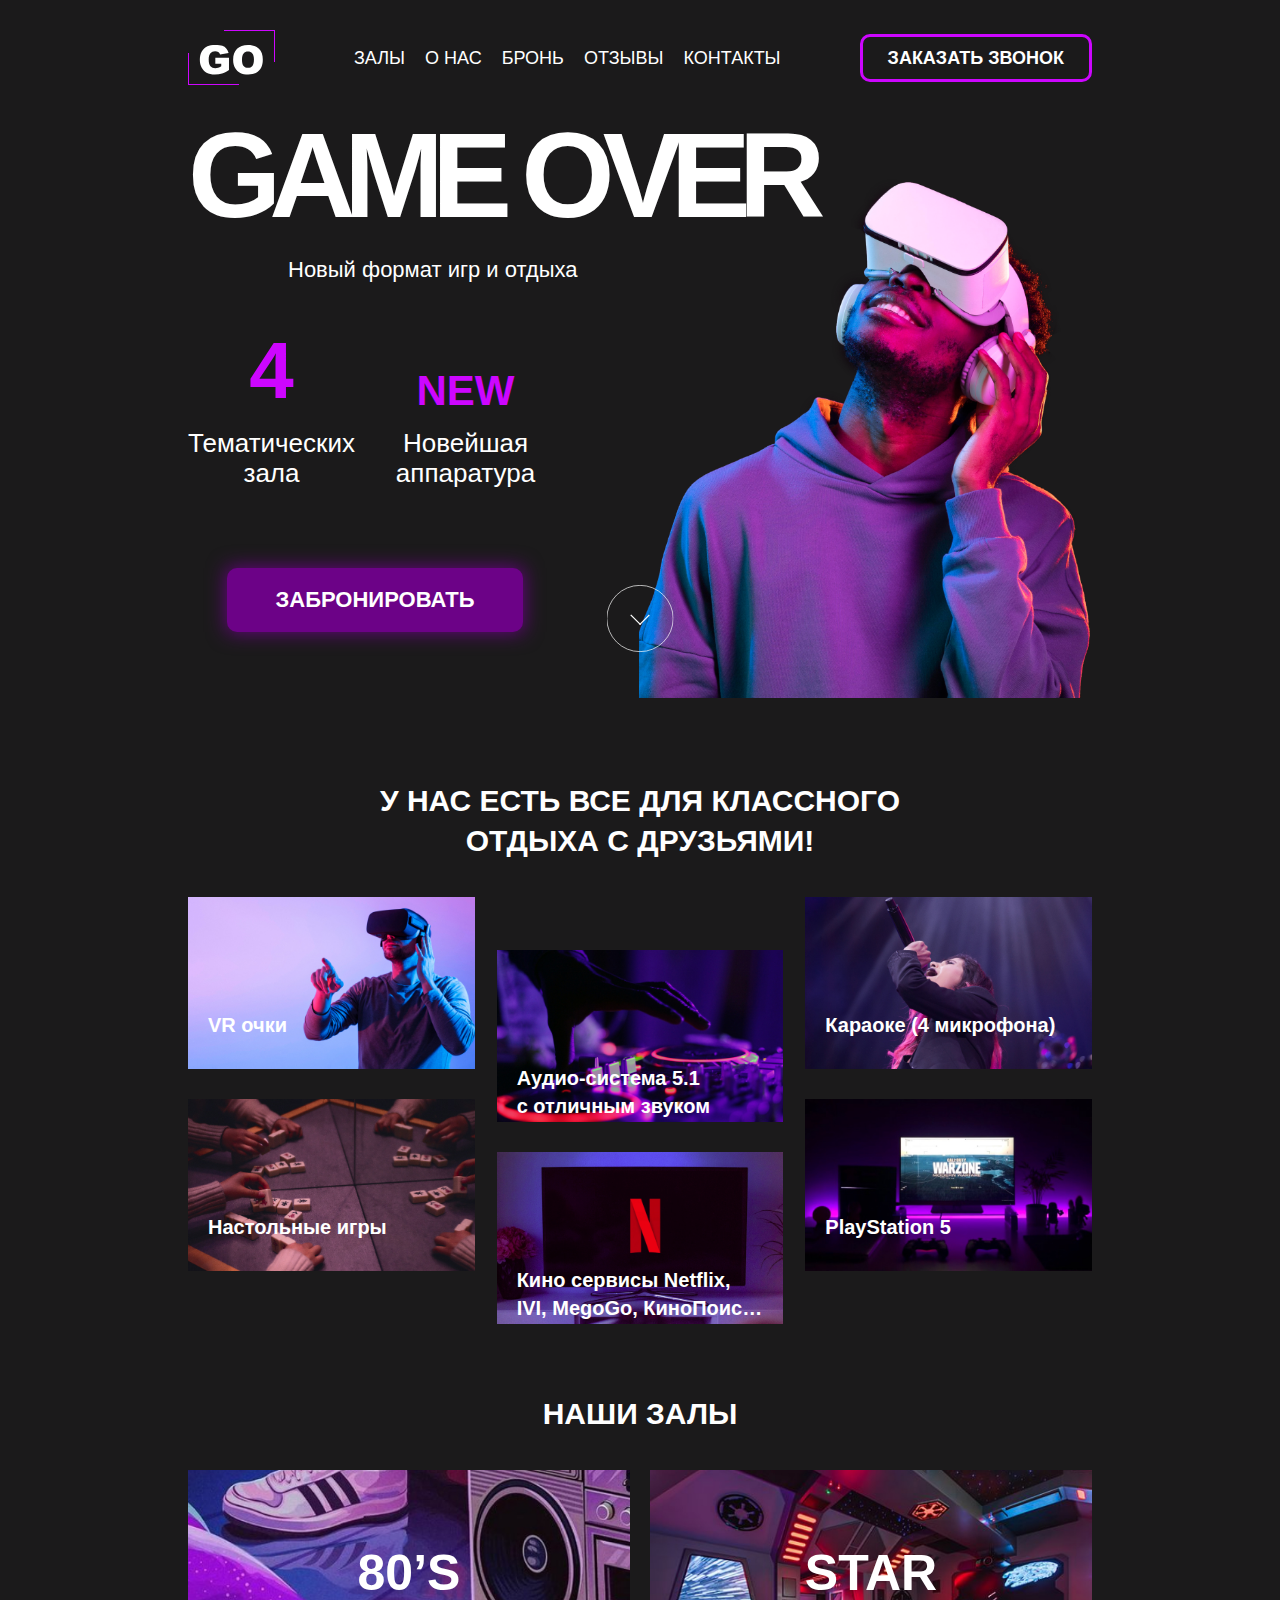
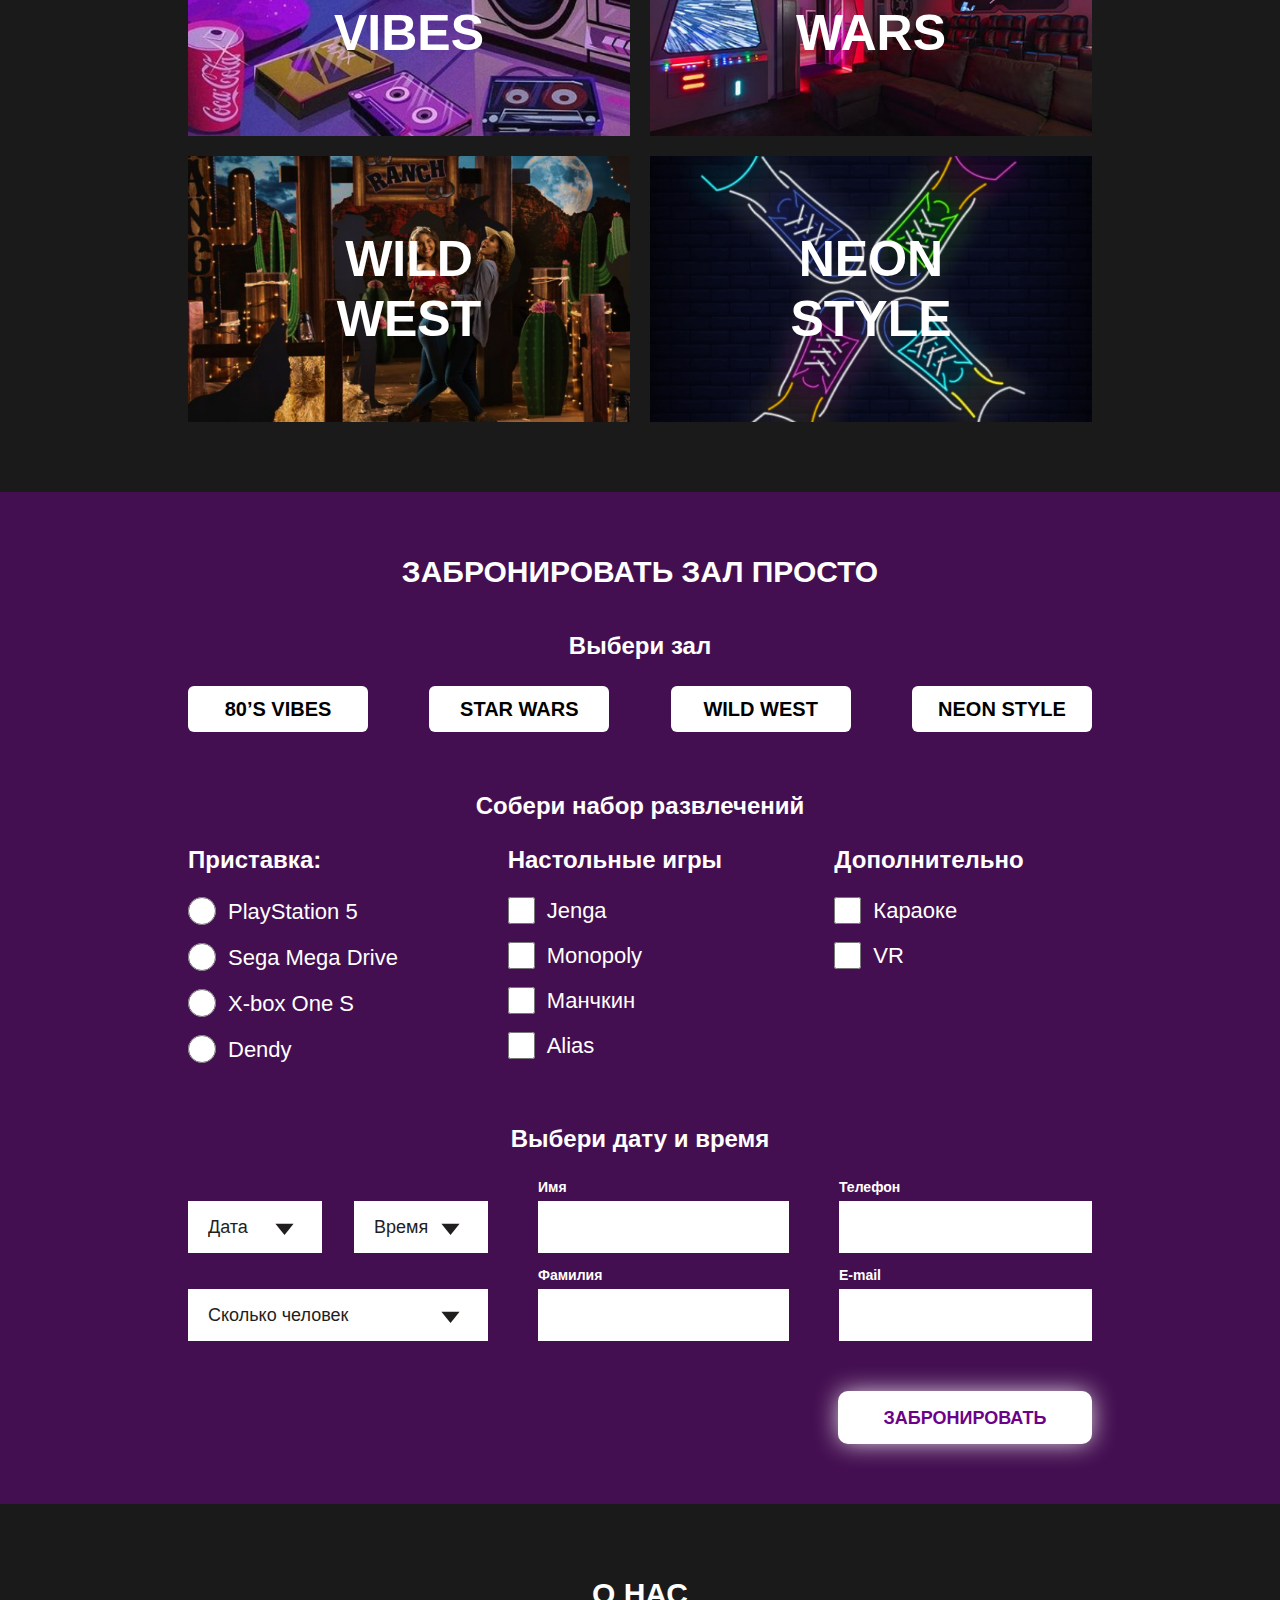
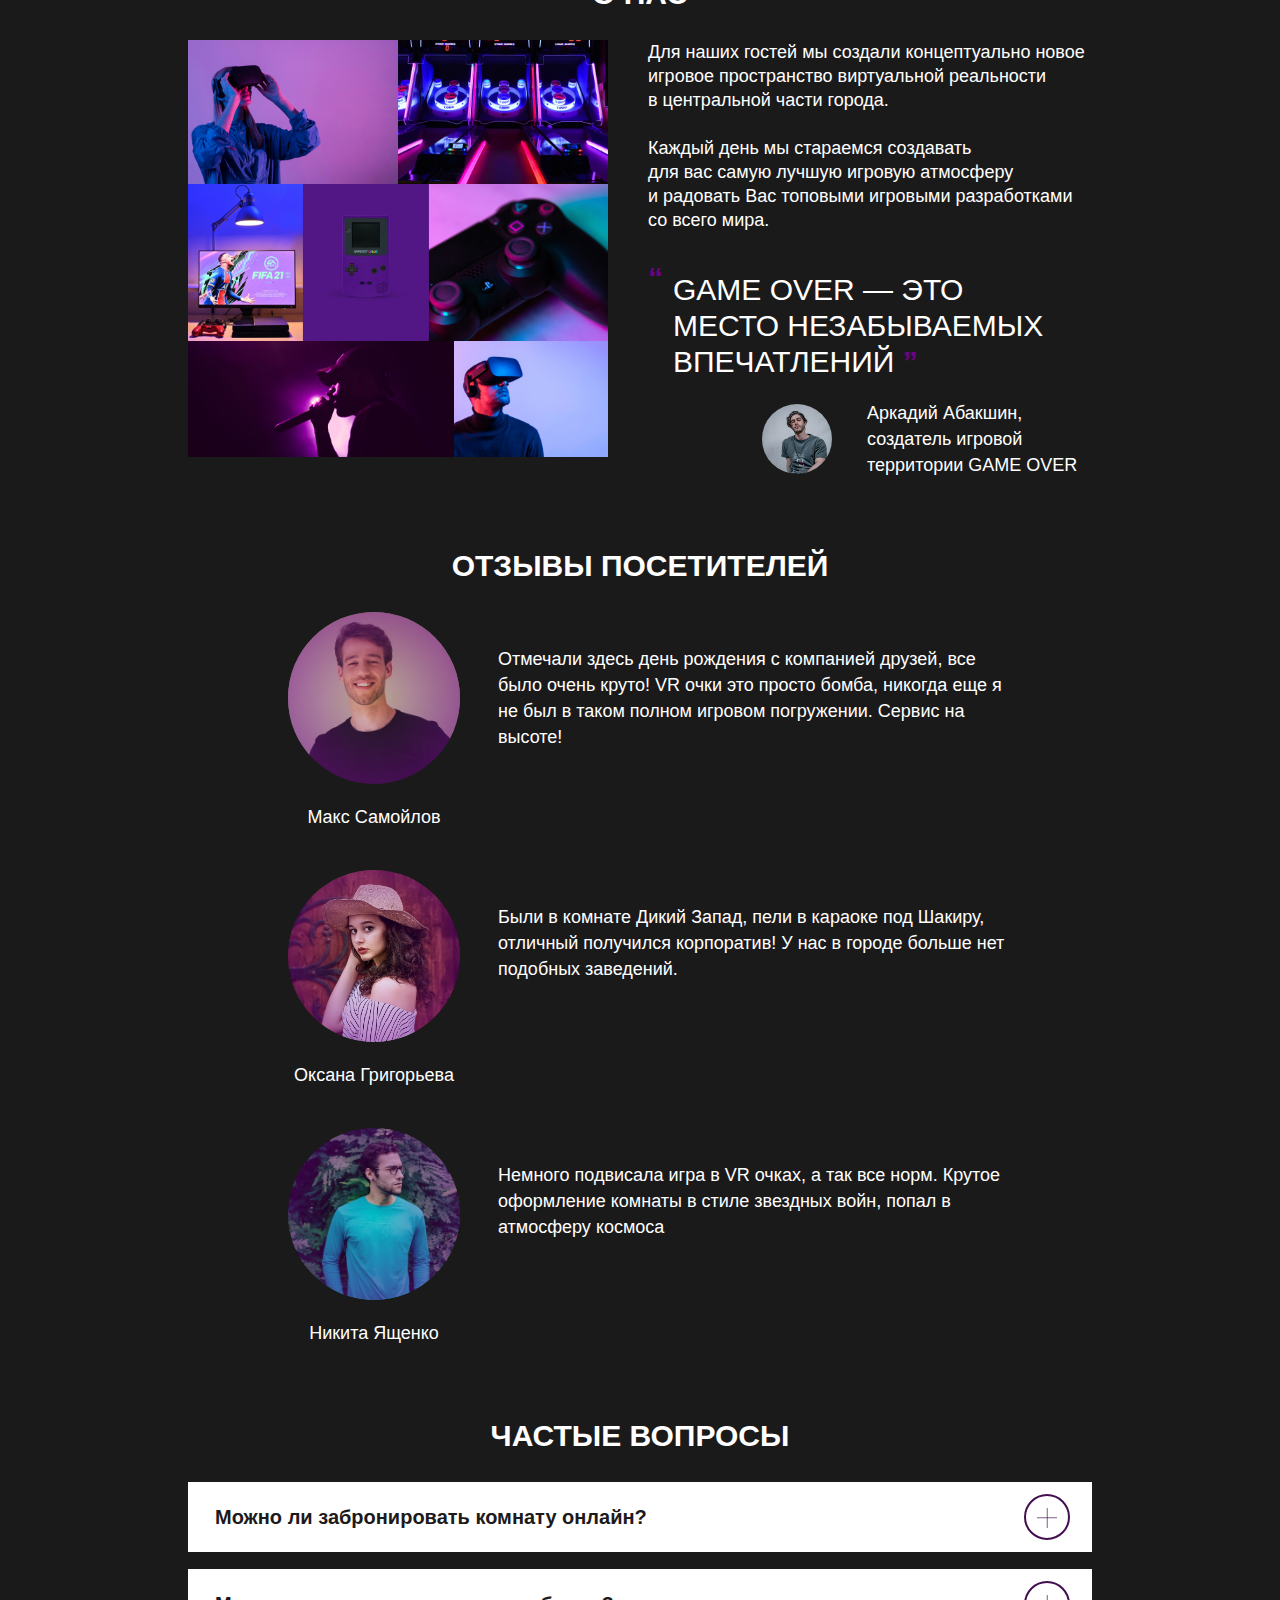
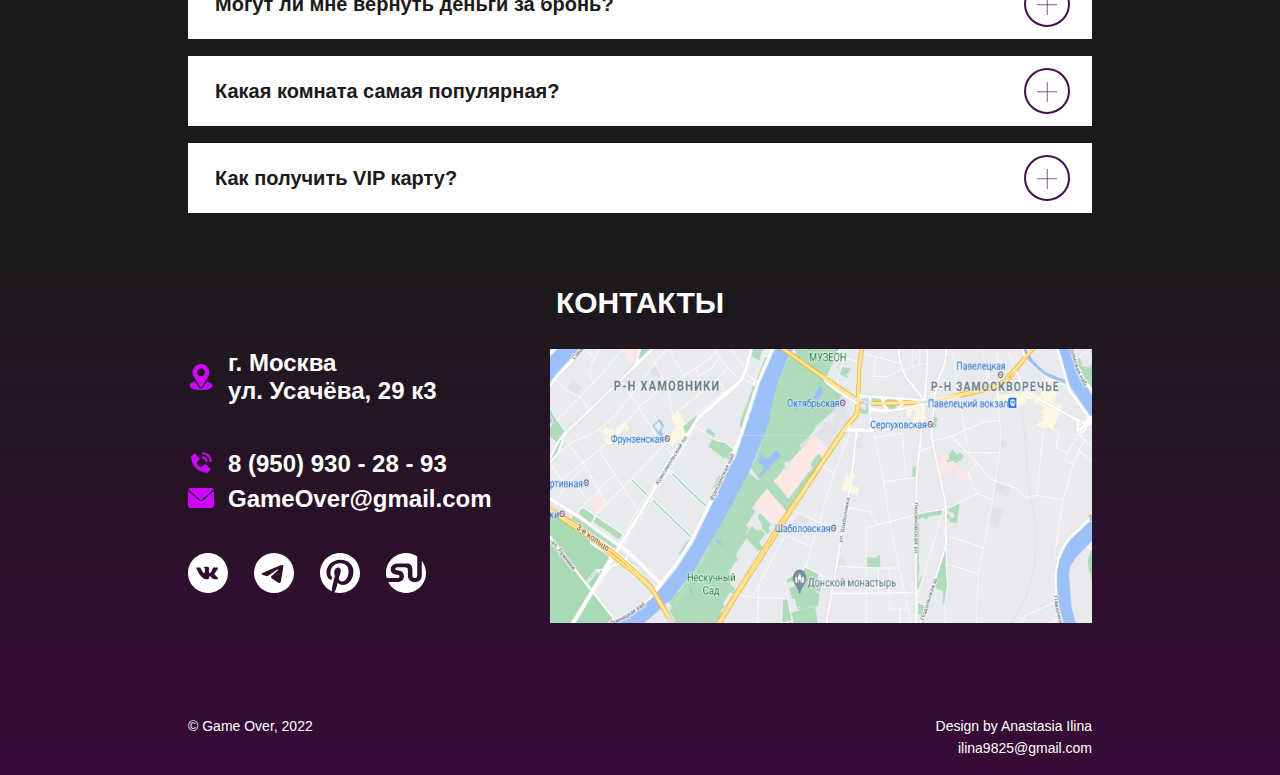
<file: index.html>
<!DOCTYPE html>
<html lang="ru">
<head>
    <meta charset="UTF-8">
    <meta http-equiv="X-UA-Compatible" content="IE=edge">
    <meta name="viewport" content="width=device-width, initial-scale=1.0">
    <title>GO - территория игр</title>
    <link rel="icon" type="image/svg+xml" href="./assets/imgs/logo.svg">
    <link rel="icon" type="image/png" href="./assets/imgs/logo.png">  
    <link rel="stylesheet" href="./assets/css/style.css"> 
</head>

<body class="preload">
    <header class="header">
        <div class="container header__container">
            <button class="header__mobile-button" type="button" aria-label="навигация">
                <svg width="54" height="29" viewBox="0 0 54 29" fill="currentColor" xmlns="http://www.w3.org/2000/svg">
                    <rect width="54" height="5" rx="2"/>
                    <rect y="12" width="54" height="5" rx="2"/>
                    <rect y="24" width="31" height="5" rx="2"/>
                </svg>                    
            </button>
            
            <svg class="header__logo" aria-label="логотип компании GO" width="120" height="66" viewBox="0 0 120 66" fill="none" xmlns="http://www.w3.org/2000/svg">
                <path d="M39.6553 40.0361V32.5898H56.7451V47.8486C53.4736 50.0784 50.5765 51.6003 48.0537 52.4141C45.5472 53.2116 42.5687 53.6104 39.1182 53.6104C34.8701 53.6104 31.4033 52.8861 28.7178 51.4375C26.0485 49.9889 23.9733 47.8324 22.4922 44.9678C21.0273 42.1032 20.2949 38.8154 20.2949 35.1045C20.2949 31.1982 21.1006 27.8047 22.7119 24.9238C24.3232 22.0267 26.6833 19.8294 29.792 18.332C32.2171 17.1764 35.4805 16.5986 39.582 16.5986C43.5371 16.5986 46.4912 16.9567 48.4443 17.6729C50.4137 18.389 52.0413 19.5039 53.3271 21.0176C54.6292 22.515 55.6058 24.4193 56.2568 26.7305L45.5879 28.6348C45.1484 27.2839 44.3997 26.2503 43.3418 25.5342C42.3001 24.818 40.9655 24.46 39.3379 24.46C36.9128 24.46 34.9759 25.3063 33.5273 26.999C32.0951 28.6755 31.3789 31.3366 31.3789 34.9824C31.3789 38.8561 32.1032 41.623 33.5518 43.2832C35.0166 44.9434 37.0511 45.7734 39.6553 45.7734C40.8923 45.7734 42.0723 45.5944 43.1953 45.2363C44.3184 44.8783 45.6042 44.2679 47.0527 43.4053V40.0361H39.6553Z" fill="white"/>
                <path d="M61.9209 35.1289C61.9209 29.2858 63.5485 24.7367 66.8037 21.4814C70.0589 18.2262 74.5918 16.5986 80.4023 16.5986C86.3594 16.5986 90.9492 18.2018 94.1719 21.4082C97.3945 24.5983 99.0059 29.0742 99.0059 34.8359C99.0059 39.0189 98.2979 42.4531 96.8818 45.1387C95.4821 47.8079 93.4476 49.8913 90.7783 51.3887C88.1253 52.8698 84.8131 53.6104 80.8418 53.6104C76.8053 53.6104 73.4606 52.9674 70.8076 51.6816C68.1709 50.3958 66.0306 48.3613 64.3867 45.5781C62.7428 42.7949 61.9209 39.3118 61.9209 35.1289ZM72.9805 35.1777C72.9805 38.791 73.6478 41.387 74.9824 42.9658C76.3333 44.5446 78.1644 45.334 80.4756 45.334C82.8519 45.334 84.6911 44.5609 85.9932 43.0146C87.2952 41.4684 87.9463 38.6934 87.9463 34.6895C87.9463 31.3203 87.2627 28.8626 85.8955 27.3164C84.5446 25.7539 82.7054 24.9727 80.3779 24.9727C78.1481 24.9727 76.3577 25.762 75.0068 27.3408C73.6559 28.9196 72.9805 31.5319 72.9805 35.1777Z" fill="white"/>
                <path d="M0 34H1V66H0V34Z" fill="#CD06FF"/>
                <path d="M0 66V65H51V66H0Z" fill="#CD06FF"/>
                <path d="M120 32H119V0H120V32Z" fill="#CD06FF"/>
                <path d="M120 0V1H69V0H120Z" fill="#CD06FF"/>
            </svg>

            <svg class="header__logo header__logo_1024" aria-label="логотип компании GO" width="87" height="55" viewBox="0 0 87 55" fill="none" xmlns="http://www.w3.org/2000/svg">
                <path d="M27.3242 33.6289V27.6719H40.9961V39.8789C38.3789 41.6628 36.0612 42.8802 34.043 43.5312C32.0378 44.1693 29.6549 44.4883 26.8945 44.4883C23.4961 44.4883 20.7227 43.9089 18.5742 42.75C16.4388 41.5911 14.7786 39.8659 13.5938 37.5742C12.4219 35.2826 11.8359 32.6523 11.8359 29.6836C11.8359 26.5586 12.4805 23.8438 13.7695 21.5391C15.0586 19.2214 16.9466 17.4635 19.4336 16.2656C21.3737 15.3411 23.9844 14.8789 27.2656 14.8789C30.4297 14.8789 32.793 15.1654 34.3555 15.7383C35.931 16.3112 37.2331 17.2031 38.2617 18.4141C39.3034 19.612 40.0846 21.1354 40.6055 22.9844L32.0703 24.5078C31.7188 23.4271 31.1198 22.6003 30.2734 22.0273C29.4401 21.4544 28.3724 21.168 27.0703 21.168C25.1302 21.168 23.5807 21.8451 22.4219 23.1992C21.276 24.5404 20.7031 26.6693 20.7031 29.5859C20.7031 32.6849 21.2826 34.8984 22.4414 36.2266C23.6133 37.5547 25.2409 38.2188 27.3242 38.2188C28.3138 38.2188 29.2578 38.0755 30.1562 37.7891C31.0547 37.5026 32.0833 37.0143 33.2422 36.3242V33.6289H27.3242Z" fill="white"/>
                <path d="M45.1367 29.7031C45.1367 25.0286 46.4388 21.3893 49.043 18.7852C51.6471 16.181 55.2734 14.8789 59.9219 14.8789C64.6875 14.8789 68.3594 16.1615 70.9375 18.7266C73.5156 21.2786 74.8047 24.8594 74.8047 29.4688C74.8047 32.8151 74.2383 35.5625 73.1055 37.7109C71.9857 39.8464 70.3581 41.513 68.2227 42.7109C66.1003 43.8958 63.4505 44.4883 60.2734 44.4883C57.0443 44.4883 54.3685 43.974 52.2461 42.9453C50.1367 41.9167 48.4245 40.2891 47.1094 38.0625C45.7943 35.8359 45.1367 33.0495 45.1367 29.7031ZM53.9844 29.7422C53.9844 32.6328 54.5182 34.7096 55.5859 35.9727C56.6667 37.2357 58.1315 37.8672 59.9805 37.8672C61.8815 37.8672 63.3529 37.2487 64.3945 36.0117C65.4362 34.7747 65.957 32.5547 65.957 29.3516C65.957 26.6562 65.4102 24.6901 64.3164 23.4531C63.2357 22.2031 61.7643 21.5781 59.9023 21.5781C58.1185 21.5781 56.6862 22.2096 55.6055 23.4727C54.5247 24.7357 53.9844 26.8255 53.9844 29.7422Z" fill="white"/>
                <path d="M0 23H1V55H0V23Z" fill="#CD06FF"/>
                <path d="M0 55V54H51V55H0Z" fill="#CD06FF"/>
                <path d="M87 32H86V0H87V32Z" fill="#CD06FF"/>
                <path d="M87 0V1H36V0H87Z" fill="#CD06FF"/>
            </svg>              

            <nav class="header__nav">
                <ul class="header__list">
                    <li class="header__item">
                        <a class="header__link" href="#halls">залы</a>
                    </li>
                    <li class="header__item">
                        <a class="header__link" href="#about">о нас</a>
                    </li>
                    <li class="header__item">
                        <a class="header__link" href="#booking">бронь</a>
                    </li>
                    <li class="header__item">
                        <a class="header__link" href="#feedback">отзывы</a>
                    </li>
                    <li class="header__item">
                        <a class="header__link" href="#contacts">контакты</a>
                    </li>
                </ul>
            </nav>

            <button class="header__button" type="button">заказать звонок</button>
        </div>
    </header>

    <main>
        <section class="banner">
            <div class="container banner__container">
                <h1 class="banner__title">GAME OVER</h1>
                <p class="banner__subtitle">Новый формат игр и отдыха</p>

                <div class="banner__block block">
                    <div class="block__item">
                        <p class="block__text-colored block__text-colored_size_100">4</p>
                        <p class="block__text">Тематических зала</p>
                    </div>
                    <div class="block__item">
                        <p class="block__text-colored block__text-colored_size_75">new</p>
                        <p class="block__text">Новейшая аппаратура</p>
                    </div>
                </div>

                <a class="banner__button" href="#booking">забронировать</a>

                <a class="banner__button-down" href="#we-have" aria-label="переход к следующей секции"></a>

            </div>
        </section>

        <section class="we-have" id="we-have">
            <div class="container">
                <h1 class="we-have__title title">У нас есть все для классного отдыха с друзьями!</h1>

                <ul class="we-have__list">
                    <li class="we-have__item" style="background-image: url(./assets/imgs/vr-glasses.jpg);">                    
                        <p class="we-have__caption" title="VR очки">VR очки</p>
                    </li>
                    <li class="we-have__item" style="background-image: url(./assets/imgs/audio-system.jpg);">                    
                        <p class="we-have__caption" title="Аудио-система 5.1 с&nbsp;отличным звуком">Аудио-система 5.1 с&nbsp;отличным звуком</p>
                    </li>
                    <li class="we-have__item" style="background-image: url(./assets/imgs/karaoke.jpg);">                    
                        <p class="we-have__caption" title="Караоке (4 микрофона)">Караоке (4 микрофона)</p>
                    </li>
                    <li class="we-have__item" style="background-image: url(./assets/imgs/table-games.jpg);">                    
                        <p class="we-have__caption" title="Настольные игры">Настольные игры</p>
                    </li>
                    <li class="we-have__item" style="background-image: url(./assets/imgs/netflix.jpg);">                    
                        <p class="we-have__caption" title="Кино сервисы Netflix, IVI, MegoGo, КиноПоиск, Okko">Кино сервисы Netflix, IVI, MegoGo, КиноПоиск, Okko</p>
                    </li>
                    <li class="we-have__item" style="background-image: url(./assets/imgs/playstation.jpg);">                    
                        <p class="we-have__caption" title="PlayStation">PlayStation 5</p>
                    </li>
                </ul>
            </div>
        </section>    

        <section class="halls" id="halls">
            <div class="container">
                <h2 class="halls__title title">Наши залы</h2>

                <ul class="halls__list">
                    <li class="halls__item" style="background-image: url('./assets/imgs/80s_vibes.jpg')">
                        <a class="halls__link" href="./80-vibes.html">
                            <span class="halls__text">80&rsquo;s vibes</span>
                        </a>
                    </li>
                    <li class="halls__item" style="background-image: url('./assets/imgs/star_wars.jpg')">
                        <a class="halls__link" href="./star-wars.html">
                            <span class="halls__text">star wars</span> 
                        </a>
                    </li>
                    <li class="halls__item" style="background-image: url('./assets/imgs/wild_west.jpg')">
                        <a class="halls__link" href="./wild-west.html">
                            <span class="halls__text">wild west</span> 
                        </a>
                    </li>
                    <li class="halls__item" style="background-image: url('./assets/imgs/neon_style.jpg')">
                        <a class="halls__link" href="./neon-style.html">
                            <span class="halls__text">neon style</span> 
                        </a>
                    </li>
                </ul>
            </div>
        </section>

        <section class="booking" id="booking"> 
            <div class="container">
                <h2 class="booking__title title">Забронировать зал просто</h2>

                <form class="booking__form form" action="https://jsonplaceholder.typicode.com/posts" method="POST" target="_blank">

                    <h3 class="form__heading">Выбери зал</h3>

                    <fieldset class="form__halls">                 

                        <div class="form__halls-item">
                            <input class="form__halls-input" type="radio" name="hall" value="80'sVibes" id="80'sVibes">
                            <label class="form__halls-label" for="80'sVibes">80&rsquo;s vibes</label>
                        </div>

                        <div class="form__halls-item">
                            <input class="form__halls-input" type="radio" name="hall" value="starWars" id="starWars">
                            <label class="form__halls-label" for="starWars">star wars</label>
                        </div>

                        <div class="form__halls-item">
                            <input class="form__halls-input" type="radio" name="hall" value="wildWest" id="wildWest">
                            <label class="form__halls-label" for="wildWest">wild west</label>
                        </div>

                        <div class="form__halls-item">
                            <input class="form__halls-input" type="radio" name="hall" value="neonStyle" id="neonStyle">
                            <label class="form__halls-label" for="neonStyle">neon style</label>
                        </div>                    

                    </fieldset>

                    <div class="form__container">
                        <h3 class="form__heading">Собери набор развлечений</h3>

                        <fieldset class="form__options options">                  
                        
                            <fieldset class="options__list">
                                <legend class="options__subject">Приставка:</legend>

                                <div class="options__item">                        
                                    <input class="options__radio" type="radio" name="console" value="playStation" id="playStation">
                                    <label class="options__label" for="playStation">PlayStation 5</label>
                                </div>
                                <div class="options__item">
                                    <input class="options__radio" type="radio" name="console" value="segaMegaDrive" id="segaMegaDrive">
                                    <label class="options__label" for="segaMegaDrive">Sega Mega Drive</label>
                                </div>
                                <div class="options__item">
                                    <input class="options__radio" type="radio" name="console" value="x-boxOneS" id="x-boxOneS">
                                    <label class="options__label" for="x-boxOneS">X-box One S</label>
                                </div>
                                <div class="options__item">
                                    <input class="options__radio" type="radio" name="console" value="dendy" id="dendy">
                                    <label class="options__label" for="dendy">Dendy</label>
                                </div>
                            </fieldset>                    
                        
                            <fieldset class="options__list">   
                                <legend class="options__subject">Настольные игры</legend>                     

                                <div class="options__item options__item_checkbox">
                                    <input class="options__checkbox" type="checkbox" name="game" value="jenga" id="jenga">
                                    <label class="options__label" for="jenga">Jenga</label>
                                </div>
                                <div class="options__item options__item_checkbox">
                                    <input class="options__checkbox" type="checkbox" name="game" value="monopoly" id="monopoly">
                                    <label class="options__label" for="monopoly">Monopoly</label>
                                </div> 
                                <div class="options__item options__item_checkbox">
                                    <input class="options__checkbox" type="checkbox" name="game" value="manchkin" id="manchkin">
                                    <label class="options__label" for="manchkin">Манчкин</label>
                                </div>
                                <div class="options__item options__item_checkbox">
                                    <input class="options__checkbox" type="checkbox" name="game" value="alias" id="alias">
                                    <label class="options__label" for="alias">Alias</label>
                                </div>
                            </fieldset>                    
                        
                            <fieldset class="options__list options__list_altered">  
                                <legend class="options__subject">Дополнительно</legend>

                                <div class="options__item options__item_checkbox">
                                    <input class="options__checkbox" type="checkbox" name="extra" value="karaoke" id="karaoke">
                                    <label class="options__label" for="karaoke">Караоке</label>
                                </div>
                                <div class="options__item options__item_checkbox">
                                    <input class="options__checkbox" type="checkbox" name="extra" value="vr" id="vr">
                                    <label class="options__label">VR</label>
                                </div>
                            </fieldset>
                        
                        </fieldset>
                    
                        <h3 class="form__heading form__heading_altered-320">Выбери дату и время</h3>
                    
                        <fieldset class="form__data data">

                            <div class="data__group data__group_one">
                                <div class="data__item-wrap">
                                    <input class="data__input data__input_altered" type="text" name="date" aria-label="Дата" placeholder="Дата" required onfocus="(this.type='date')" onblur="(this.type='text')">
                                    <input class="data__input data__input_altered" type="text" name="time" aria-label="Время" placeholder="Время" required onfocus="(this.type='time')" onblur="(this.type='text')">
                                </div>
                                <div class="data__item">
                                    <input class="data__input data__input_type-number" type="number" name="people" aria-label="Сколько человек" placeholder="Сколько человек" required>   
                                </div>                     
                            </div>

                            <div class="data__group data__group_two">
                                <div class="data__item">
                                    <label class="data__label" for="name">Имя</label>
                                    <input class="data__input" type="text" name="name" required id="name">
                                </div>
                                <div class="data__item">
                                    <label class="data__label" for="surname">Фамилия</label>
                                    <input class="data__input" type="text" name="surname" required id="surname">                            
                                </div>
                            </div>
                        
                            <div class="data__group data__group_three">
                                <div class="data__item" >
                                    <label class="data__label" for="phone">Телефон</label>
                                    <input class="data__input" type="tel" name="phone" required id="phone">
                                </div>
                                <div class="data__item">
                                    <label class="data__label" for="email">E-mail</label>
                                    <input class="data__input" type="email" name="email" required id="email">                            
                                </div>   
                            </div>                     
                        </fieldset>
                        <div class="form__button-wrap">
                            <button class="form__button" type="submit">Забронировать</button>    
                        </div>             
                    </div>
                </form>
            </div>    
        </section>

        <section class="about" id="about">
            <div class="container">
                <h2 class="about__title title">О нас</h2>
                <div class="about__container">
                    <img class="about__img" src="./assets/imgs/about-bg.jpg" alt="фото-коллаж">

                    <div class="about__texts">
                        <p class="about__text">Для наших гостей мы создали концептуально новое игровое пространство виртуальной реальности в&nbsp;центральной части города.</p>
                        <p class="about__text">Каждый день мы стараемся создавать 
                            для&nbsp;вас&nbsp;самую лучшую игровую атмосферу и&nbsp;радовать Вас&nbsp;топовыми игровыми разработками со&nbsp;всего&nbsp;мира.</p>
                    </div> 

                    <blockquote class="about__quote quote">
                        <p class="quote__text">game over &mdash; это место незабываемых впечатлений <span class="quote__text-colored">&rdquo;</span></p>
                        <p class="quote__wrapper">
                            <cite class="quote__boss">Аркадий Абакшин, создатель&nbsp;игровой территории GAME OVER</cite>
                        </p> 
                    </blockquote>
                
                </div>
            </div>    
        </section>    
    
        <section class="feedback" id="feedback">
            <div class="container">
            <h2 class="feedback__title title">Отзывы посетителей</h2>
                <ul class="feedback__list">
                    <li class="feedback__item">
                        <figure class="feedback__person">
                            <img class="feedback__img feedback__img_user_max" src="./assets/imgs/max.jpg" alt="Фото Макса Самойлова">
                            <figcaption class="feedback__caption">Макс Самойлов</figcaption>
                        </figure>
                        <p class="feedback__text">Отмечали здесь день рождения с компанией друзей, все было очень круто! VR очки это просто бомба, никогда еще я не был в таком полном игровом погружении. Сервис на высоте!</p>
                    </li>
                    <li class="feedback__item">
                        <figure class="feedback__person">
                            <img class="feedback__img feedback__img_user_oxana" src="./assets/imgs/oxana.jpg" alt="Фото Оксаны Григорьевой">
                            <figcaption class="feedback__caption">Оксана Григорьева</figcaption>
                        </figure>
                        <p class="feedback__text">Были в комнате Дикий Запад, пели в караоке под Шакиру, отличный получился корпоратив! У нас в городе больше нет подобных заведений. <span class="feedback__text-altered-320">Lorem Ipsum</span></p>
                    </li>
                    <li class="feedback__item">
                        <figure class="feedback__person">
                            <img class="feedback__img feedback__img_user_nikita" src="./assets/imgs/nikita.jpg" alt="Фото Никиты Ященко">
                            <figcaption class="feedback__caption">Никита Ященко</figcaption>
                        </figure>
                        <p class="feedback__text">Немного подвисала игра в VR очках, а так все норм. Крутое оформление комнаты в стиле звездных войн, попал в атмосферу космоса <span class="feedback__text-altered-320">Lorem Ipsum</span></p>
                    </li>
                </ul>
            </div>
        </section>

        <section class="faq">
            <div class="container">
                <h2 class="faq__title title">Частые вопросы</h2>

                <ul class="faq__list">
                    <li class="faq__item">
                        <button class="faq__button">Можно ли забронировать комнату онлайн?</button>
                    </li>
                    <li class="faq__item">
                        <button class="faq__button">Могут ли мне вернуть деньги за бронь?</button>
                    </li>
                    <li class="faq__item">
                        <button class="faq__button">Какая комната самая популярная?</button>
                    </li>
                    <li class="faq__item">
                        <button class="faq__button">Как получить VIP карту?</button>
                    </li>
                    <li class="faq__item">
                        <button class="faq__button">Какая комната самая популярная?</button>
                    </li>
                </ul>
            </div>    
        </section>
    </main>

    <footer class="contacts" id="contacts">  
        <div class="container">
            <h2 class="contacts__title title">Контакты</h2>
            
            <div class="contacts__wrapper">

                <div class="contacts__block">         
                    <address class="contacts__items">          
                        <p class="contacts__item contacts__item_type_address" aria-label="адрес">г. Москва ул.&nbsp;Усачёва, 29 к3</p>
                        <a class="contacts__item contacts__item_type_phone" href="tel:89509302893" aria-label="контактный телефон">8 (950) 930 - 28 - 93</a>
                        <a class="contacts__item contacts__item_type_email" href="mailto:GameOver@gmail.com" aria-label="контактный емейл">GameOver@gmail.com</a>
                    </address> 

                    <nav class="contacts__socials socials">  
                        <ul class="socials__list">
                            <li class="socials__item">
                                <a class="socials__link" href="http://vk.com" target="_blank" aria-label="ссылка на вконтакте">
                                    <svg width="50" height="50" viewbox="0 0 48 48" fill="currentColor" xmlns="http://www.w3.org/2000/svg">
                                        <path d="M23.9999 0C10.7449 0 -0.00012207 10.745 -0.00012207 24C-0.00012207 37.255 10.7449 48 23.9999 48C37.2549 48 47.9999 37.255 47.9999 24C47.9999 10.745 37.2549 0 23.9999 0ZM33.2299 27.0775C33.2299 27.0775 35.3524 29.1725 35.8749 30.145C35.8899 30.165 35.8974 30.185 35.9024 30.195C36.1149 30.5525 36.1649 30.83 36.0599 31.0375C35.8849 31.3825 35.2849 31.5525 35.0799 31.5675H31.3299C31.0699 31.5675 30.5249 31.5 29.8649 31.045C29.3574 30.69 28.8574 30.1075 28.3699 29.54C27.6424 28.695 27.0124 27.965 26.3774 27.965C26.2967 27.9649 26.2166 27.9775 26.1399 28.0025C25.6599 28.1575 25.0449 28.8425 25.0449 30.6675C25.0449 31.2375 24.5949 31.565 24.2774 31.565H22.5599C21.9749 31.565 18.9274 31.36 16.2274 28.5125C12.9224 25.025 9.94738 18.03 9.92238 17.965C9.73488 17.5125 10.1224 17.27 10.5449 17.27H14.3324C14.8374 17.27 15.0024 17.5775 15.1174 17.85C15.2524 18.1675 15.7474 19.43 16.5599 20.85C17.8774 23.165 18.6849 24.105 19.3324 24.105C19.4538 24.1036 19.573 24.0727 19.6799 24.015C20.5249 23.545 20.3674 20.5325 20.3299 19.9075C20.3299 19.79 20.3274 18.56 19.8949 17.97C19.5849 17.5425 19.0574 17.38 18.7374 17.32C18.8669 17.1413 19.0375 16.9964 19.2349 16.8975C19.8149 16.6075 20.8599 16.565 21.8974 16.565H22.4749C23.5999 16.58 23.8899 16.6525 24.2974 16.755C25.1224 16.9525 25.1399 17.485 25.0674 19.3075C25.0449 19.825 25.0224 20.41 25.0224 21.1C25.0224 21.25 25.0149 21.41 25.0149 21.58C24.9899 22.5075 24.9599 23.56 25.6149 23.9925C25.7003 24.0461 25.799 24.0747 25.8999 24.075C26.1274 24.075 26.8124 24.075 28.6674 20.8925C29.2395 19.8681 29.7366 18.8037 30.1549 17.7075C30.1924 17.6425 30.3024 17.4425 30.4324 17.365C30.5283 17.3161 30.6347 17.2912 30.7424 17.2925H35.1949C35.6799 17.2925 36.0124 17.365 36.0749 17.5525C36.1849 17.85 36.0549 18.7575 34.0224 21.51L33.1149 22.7075C31.2724 25.1225 31.2724 25.245 33.2299 27.0775V27.0775Z"/>
                                    </svg>
                                </a>
                            </li>
                            <li class="socials__item">
                                <a class="socials__link" href="http://telegram.org" target="_blank" aria-label="ссылка на телеграм">
                                    <svg width="50" height="50" viewbox="0 0 48 48" fill="currentColor" xmlns="http://www.w3.org/2000/svg">
                                        <path d="M47.9999 24C47.9999 30.3652 45.4713 36.4697 40.9704 40.9706C36.4696 45.4714 30.3651 48 23.9999 48C17.6347 48 11.5302 45.4714 7.02932 40.9706C2.52844 36.4697 -0.00012207 30.3652 -0.00012207 24C-0.00012207 17.6348 2.52844 11.5303 7.02932 7.02944C11.5302 2.52856 17.6347 0 23.9999 0C30.3651 0 36.4696 2.52856 40.9704 7.02944C45.4713 11.5303 47.9999 17.6348 47.9999 24ZM24.8609 17.718C22.5269 18.69 17.8589 20.7 10.8629 23.748C9.72888 24.198 9.13188 24.642 9.07788 25.074C8.98788 25.803 9.90288 26.091 11.1479 26.484L11.6729 26.649C12.8969 27.048 14.5469 27.513 15.4019 27.531C16.1819 27.549 17.0489 27.231 18.0059 26.571C24.5429 22.158 27.9179 19.929 28.1279 19.881C28.2779 19.845 28.4879 19.803 28.6259 19.929C28.7669 20.052 28.7519 20.289 28.7369 20.352C28.6469 20.739 25.0559 24.075 23.1989 25.803C22.6199 26.343 22.2089 26.724 22.1249 26.811C21.9399 27 21.7519 27.1861 21.5609 27.369C20.4209 28.467 19.5689 29.289 21.6059 30.633C22.5869 31.281 23.3729 31.812 24.1559 32.346C25.0079 32.928 25.8599 33.507 26.9639 34.233C27.2429 34.413 27.5129 34.608 27.7739 34.794C28.7669 35.502 29.6639 36.138 30.7649 36.036C31.4069 35.976 32.0699 35.376 32.4059 33.576C33.2009 29.325 34.7639 20.118 35.1239 16.323C35.1458 16.0075 35.1328 15.6906 35.0849 15.378C35.0566 15.1258 34.9346 14.8934 34.7429 14.727C34.4699 14.5386 34.1445 14.4409 33.8129 14.448C32.9129 14.463 31.5239 14.946 24.8609 17.718Z"/>
                                    </svg>                                
                                </a>
                            </li>
                            <li class="socials__item">
                                <a class="socials__link" href="http://pintrest.com" target="_blank" aria-label="ссылка на пинтрест">
                                    <svg width="50" height="50" viewbox="0 0 50 50" fill="currentColor" xmlns="http://www.w3.org/2000/svg">
                                        <path d="M25.0005 0C11.1947 0 -0.000152588 11.1936 -0.000152588 25.0006C-0.000152588 35.2378 6.15562 44.0314 14.9646 47.8981C14.8941 46.1526 14.9511 44.0558 15.3998 42.159C15.8806 40.1282 18.6165 28.5359 18.6165 28.5359C18.6165 28.5359 17.8178 26.9397 17.8178 24.5808C17.8178 20.8763 19.9652 18.1077 22.6383 18.1077C24.912 18.1077 26.0107 19.8154 26.0107 21.8609C26.0107 24.1468 24.5537 27.5635 23.8037 30.7327C23.1768 33.3859 25.1338 35.5481 27.7498 35.5481C32.4864 35.5481 35.6761 29.4647 35.6761 22.2558C35.6761 16.7782 31.9864 12.6769 25.2742 12.6769C17.6902 12.6769 12.9659 18.3321 12.9659 24.6487C12.9659 26.8282 13.6082 28.3635 14.6146 29.5513C15.0768 30.0981 15.1409 30.318 14.9736 30.9462C14.8537 31.4058 14.5781 32.5128 14.4646 32.9519C14.2986 33.5853 13.7857 33.8109 13.2127 33.5776C9.71972 32.1513 8.0928 28.3263 8.0928 24.0263C8.0928 16.9237 14.0819 8.40898 25.9601 8.40898C35.5056 8.40898 41.7877 15.316 41.7877 22.732C41.7877 32.5378 36.3351 39.8647 28.2979 39.8647C25.5998 39.8647 23.0607 38.4051 22.1909 36.7487C22.1909 36.7487 20.7396 42.5077 20.4325 43.6218C19.9024 45.5494 18.8646 47.4763 17.9159 48.9769C20.2162 49.6571 22.6024 50.0025 25.0011 50.0026C38.8063 50.0013 49.9998 38.8071 49.9998 25.0006C49.9998 11.1936 38.8063 0 25.0005 0Z"/>
                                    </svg>

                                </a>
                            </li>
                            <li class="socials__item">
                                <a class="socials__link" href="http://stumbleupon.com" target="_blank" aria-label="ссылка на стамблапон">
                                    <svg width="50" height="50" viewbox="0 0 50 50" fill="currentColor" xmlns="http://www.w3.org/2000/svg">
                                        <path fill-rule="evenodd" clip-rule="evenodd" d="M44.7441 9.66919C48.1583 14.0494 50.0085 19.4463 49.9999 24.9999C49.9999 38.8051 38.805 49.9999 25.0006 49.9999C15.2871 49.9999 6.86597 44.4576 2.72751 36.3647H13.6237C18.816 36.3647 22.4429 33.566 22.4429 29.0923C22.4429 19.6108 11.5051 23.4737 11.5051 20.1089C11.5051 18.4878 12.8057 17.898 15.1858 17.898H22.7692C24.8711 17.898 27.3435 18.275 27.3435 20.5685V28.1243C27.3435 33.5955 31.6159 36.364 36.0441 36.364C40.548 36.364 44.7435 33.5955 44.7435 28.1243V9.66919H44.7441Z"/>
                                        <path fill-rule="evenodd" clip-rule="evenodd" d="M25.0005 2.43241e-05C30.0173 -0.00698868 34.919 1.50262 39.0626 4.33079V28.3013C39.0626 29.9628 37.7037 31.3224 36.0447 31.3224C34.3838 31.3224 33.0261 29.9628 33.0261 28.3013V21.1186C33.0261 15.3846 30.1242 12.9994 26.3447 12.9994H14.0441C9.59088 12.9994 5.89665 15.834 5.89665 20.3289C5.89665 22.6289 6.8819 25.9994 11.5415 26.8353C15.337 27.5186 16.8351 27.3199 16.8351 29.3506C16.8351 31.3224 14.6261 31.3224 11.7101 31.3224H0.808189C0.269676 29.2582 -0.0019826 27.1334 -0.000143311 25C-0.000143311 11.1981 11.196 2.43241e-05 25.0005 2.43241e-05Z"/>
                                    </svg>                                
                                </a>
                            </li>
                        </ul>   
                    </nav>
                </div>

                <img class="contacts__map" src="./assets/imgs/map.jpg" alt="адрес на карте">
            </div>

            <div class="contacts__copyright copyright">
                <p class="copyright__text">&copy; Game Over, 2022</p>
                <div class="copyright__contact">
                    <p class="copyright__designer">Design by Anastasia Ilina</p>
                    <a class="copyright__link" href="mailto:ilina9825@gmail.com" aria-label="емейл дизайнера">ilina9825@gmail.com</a>                    
                </div>
            </div>
        </div>                  
    </footer> 
    
    <script>
        window.addEventListener('load', function()
            {document.body.classList.remove('preload')})
    </script>
</body>
</html>
</file>
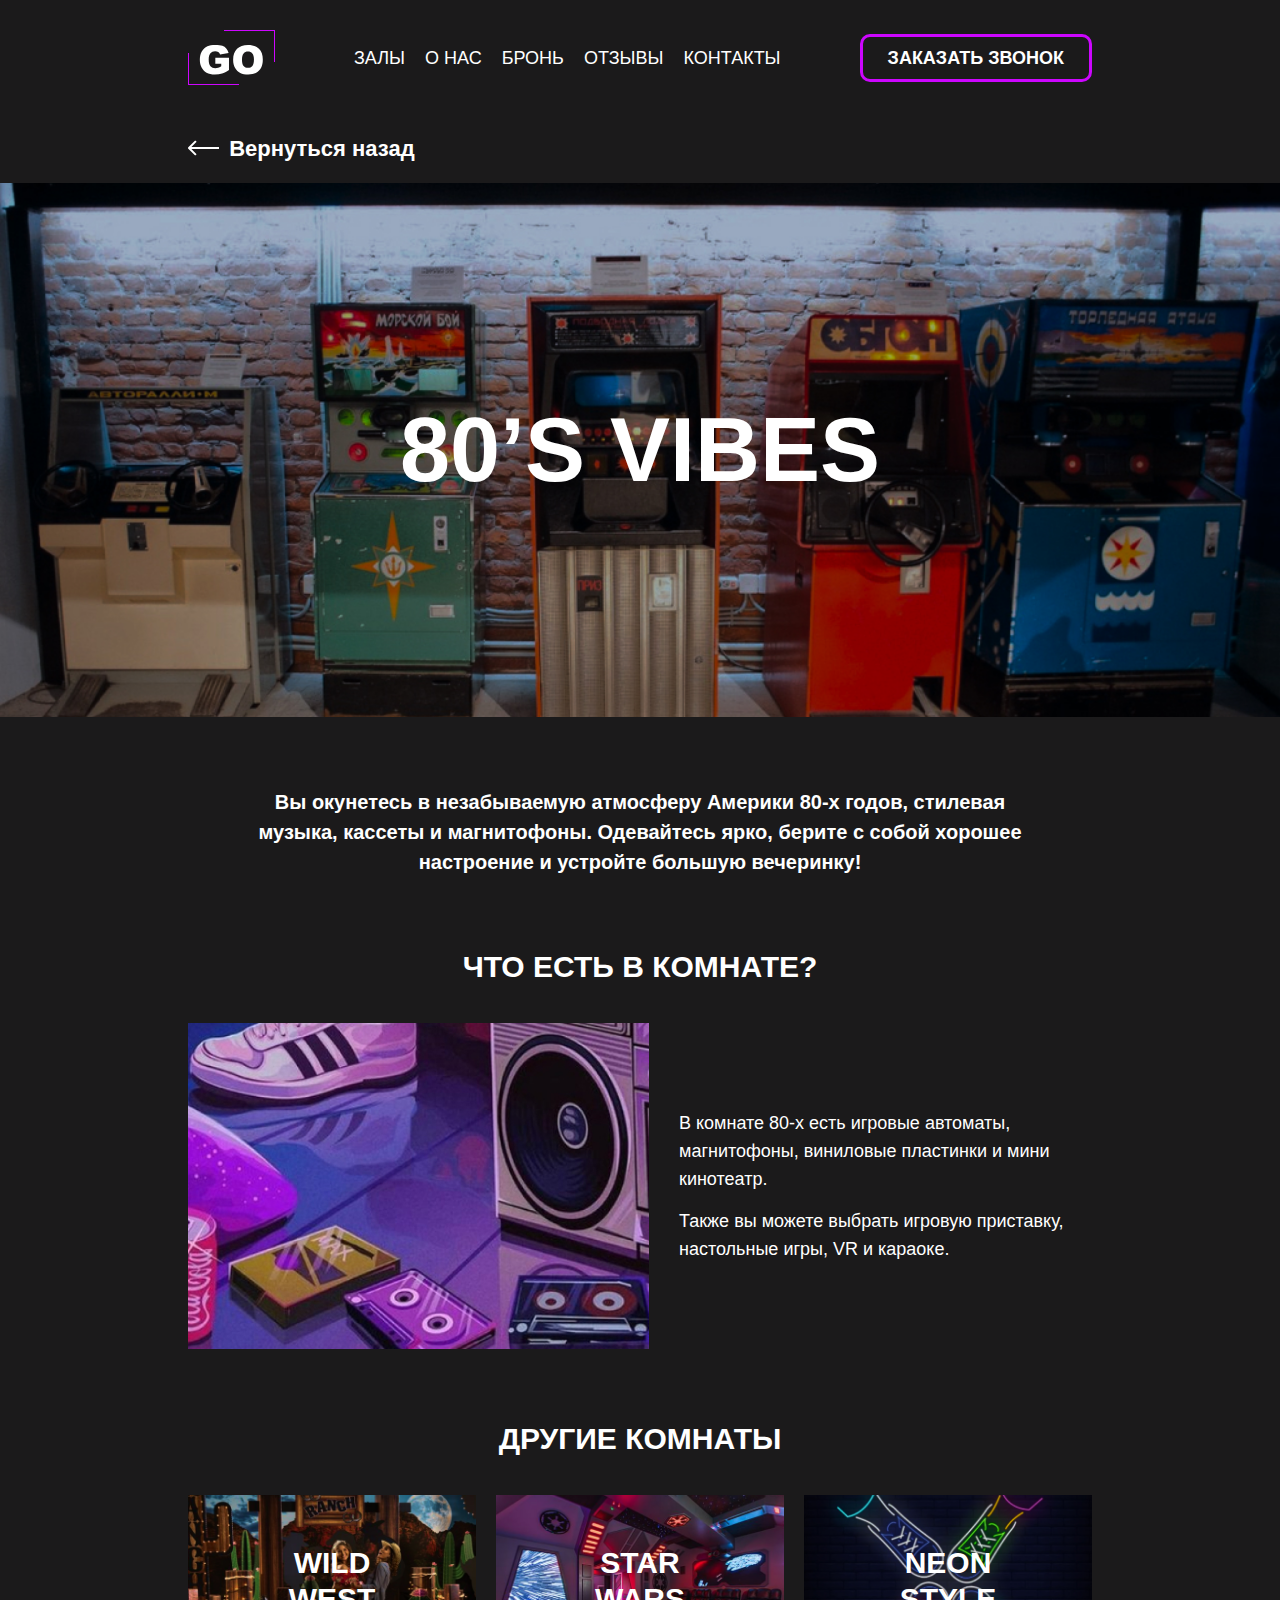
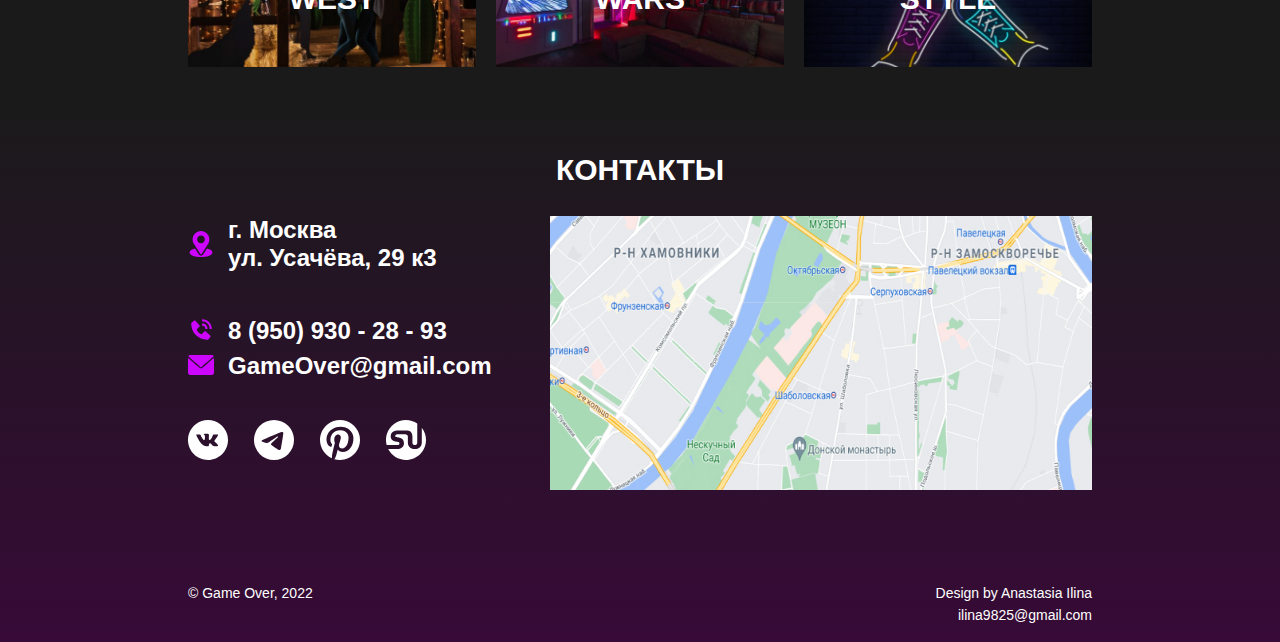
<file: 80-vibes.html>
<!DOCTYPE html>
<html lang="ru">
<head>
    <meta charset="UTF-8">
    <meta http-equiv="X-UA-Compatible" content="IE=edge">
    <meta name="viewport" content="width=device-width, initial-scale=1.0">
    <title>GO - территория игр</title>
    <link rel="icon" type="image/svg+xml" href="./assets/imgs/logo.svg">
    <link rel="icon" type="image/png" href="./assets/imgs/logo.png">  
    <link rel="stylesheet" href="./assets/css/style.css"> 
</head>
<body class="preload">
    <header class="header">
        <div class="container header__container">
            <button class="header__mobile-button" type="button" aria-label="навигация">
                <svg width="54" height="29" viewBox="0 0 54 29" fill="currentColor" xmlns="http://www.w3.org/2000/svg">
                    <rect width="54" height="5" rx="2"/>
                    <rect y="12" width="54" height="5" rx="2"/>
                    <rect y="24" width="31" height="5" rx="2"/>
                </svg>                    
            </button>
            
            <svg class="header__logo" aria-label="логотип компании GO" width="120" height="66" viewBox="0 0 120 66" fill="none" xmlns="http://www.w3.org/2000/svg">
                <path d="M39.6553 40.0361V32.5898H56.7451V47.8486C53.4736 50.0784 50.5765 51.6003 48.0537 52.4141C45.5472 53.2116 42.5687 53.6104 39.1182 53.6104C34.8701 53.6104 31.4033 52.8861 28.7178 51.4375C26.0485 49.9889 23.9733 47.8324 22.4922 44.9678C21.0273 42.1032 20.2949 38.8154 20.2949 35.1045C20.2949 31.1982 21.1006 27.8047 22.7119 24.9238C24.3232 22.0267 26.6833 19.8294 29.792 18.332C32.2171 17.1764 35.4805 16.5986 39.582 16.5986C43.5371 16.5986 46.4912 16.9567 48.4443 17.6729C50.4137 18.389 52.0413 19.5039 53.3271 21.0176C54.6292 22.515 55.6058 24.4193 56.2568 26.7305L45.5879 28.6348C45.1484 27.2839 44.3997 26.2503 43.3418 25.5342C42.3001 24.818 40.9655 24.46 39.3379 24.46C36.9128 24.46 34.9759 25.3063 33.5273 26.999C32.0951 28.6755 31.3789 31.3366 31.3789 34.9824C31.3789 38.8561 32.1032 41.623 33.5518 43.2832C35.0166 44.9434 37.0511 45.7734 39.6553 45.7734C40.8923 45.7734 42.0723 45.5944 43.1953 45.2363C44.3184 44.8783 45.6042 44.2679 47.0527 43.4053V40.0361H39.6553Z" fill="white"/>
                <path d="M61.9209 35.1289C61.9209 29.2858 63.5485 24.7367 66.8037 21.4814C70.0589 18.2262 74.5918 16.5986 80.4023 16.5986C86.3594 16.5986 90.9492 18.2018 94.1719 21.4082C97.3945 24.5983 99.0059 29.0742 99.0059 34.8359C99.0059 39.0189 98.2979 42.4531 96.8818 45.1387C95.4821 47.8079 93.4476 49.8913 90.7783 51.3887C88.1253 52.8698 84.8131 53.6104 80.8418 53.6104C76.8053 53.6104 73.4606 52.9674 70.8076 51.6816C68.1709 50.3958 66.0306 48.3613 64.3867 45.5781C62.7428 42.7949 61.9209 39.3118 61.9209 35.1289ZM72.9805 35.1777C72.9805 38.791 73.6478 41.387 74.9824 42.9658C76.3333 44.5446 78.1644 45.334 80.4756 45.334C82.8519 45.334 84.6911 44.5609 85.9932 43.0146C87.2952 41.4684 87.9463 38.6934 87.9463 34.6895C87.9463 31.3203 87.2627 28.8626 85.8955 27.3164C84.5446 25.7539 82.7054 24.9727 80.3779 24.9727C78.1481 24.9727 76.3577 25.762 75.0068 27.3408C73.6559 28.9196 72.9805 31.5319 72.9805 35.1777Z" fill="white"/>
                <path d="M0 34H1V66H0V34Z" fill="#CD06FF"/>
                <path d="M0 66V65H51V66H0Z" fill="#CD06FF"/>
                <path d="M120 32H119V0H120V32Z" fill="#CD06FF"/>
                <path d="M120 0V1H69V0H120Z" fill="#CD06FF"/>
            </svg>

            <svg class="header__logo header__logo_1024" aria-label="логотип компании GO" width="87" height="55" viewBox="0 0 87 55" fill="none" xmlns="http://www.w3.org/2000/svg">
                <path d="M27.3242 33.6289V27.6719H40.9961V39.8789C38.3789 41.6628 36.0612 42.8802 34.043 43.5312C32.0378 44.1693 29.6549 44.4883 26.8945 44.4883C23.4961 44.4883 20.7227 43.9089 18.5742 42.75C16.4388 41.5911 14.7786 39.8659 13.5938 37.5742C12.4219 35.2826 11.8359 32.6523 11.8359 29.6836C11.8359 26.5586 12.4805 23.8438 13.7695 21.5391C15.0586 19.2214 16.9466 17.4635 19.4336 16.2656C21.3737 15.3411 23.9844 14.8789 27.2656 14.8789C30.4297 14.8789 32.793 15.1654 34.3555 15.7383C35.931 16.3112 37.2331 17.2031 38.2617 18.4141C39.3034 19.612 40.0846 21.1354 40.6055 22.9844L32.0703 24.5078C31.7188 23.4271 31.1198 22.6003 30.2734 22.0273C29.4401 21.4544 28.3724 21.168 27.0703 21.168C25.1302 21.168 23.5807 21.8451 22.4219 23.1992C21.276 24.5404 20.7031 26.6693 20.7031 29.5859C20.7031 32.6849 21.2826 34.8984 22.4414 36.2266C23.6133 37.5547 25.2409 38.2188 27.3242 38.2188C28.3138 38.2188 29.2578 38.0755 30.1562 37.7891C31.0547 37.5026 32.0833 37.0143 33.2422 36.3242V33.6289H27.3242Z" fill="white"/>
                <path d="M45.1367 29.7031C45.1367 25.0286 46.4388 21.3893 49.043 18.7852C51.6471 16.181 55.2734 14.8789 59.9219 14.8789C64.6875 14.8789 68.3594 16.1615 70.9375 18.7266C73.5156 21.2786 74.8047 24.8594 74.8047 29.4688C74.8047 32.8151 74.2383 35.5625 73.1055 37.7109C71.9857 39.8464 70.3581 41.513 68.2227 42.7109C66.1003 43.8958 63.4505 44.4883 60.2734 44.4883C57.0443 44.4883 54.3685 43.974 52.2461 42.9453C50.1367 41.9167 48.4245 40.2891 47.1094 38.0625C45.7943 35.8359 45.1367 33.0495 45.1367 29.7031ZM53.9844 29.7422C53.9844 32.6328 54.5182 34.7096 55.5859 35.9727C56.6667 37.2357 58.1315 37.8672 59.9805 37.8672C61.8815 37.8672 63.3529 37.2487 64.3945 36.0117C65.4362 34.7747 65.957 32.5547 65.957 29.3516C65.957 26.6562 65.4102 24.6901 64.3164 23.4531C63.2357 22.2031 61.7643 21.5781 59.9023 21.5781C58.1185 21.5781 56.6862 22.2096 55.6055 23.4727C54.5247 24.7357 53.9844 26.8255 53.9844 29.7422Z" fill="white"/>
                <path d="M0 23H1V55H0V23Z" fill="#CD06FF"/>
                <path d="M0 55V54H51V55H0Z" fill="#CD06FF"/>
                <path d="M87 32H86V0H87V32Z" fill="#CD06FF"/>
                <path d="M87 0V1H36V0H87Z" fill="#CD06FF"/>
            </svg>              

            <nav class="header__nav">
                <ul class="header__list">
                    <li class="header__item">
                        <a class="header__link" href="#halls">залы</a>
                    </li>
                    <li class="header__item">
                        <a class="header__link" href="./index.html#about">о нас</a>
                    </li>
                    <li class="header__item">
                        <a class="header__link" href="./index.html#booking">бронь</a>
                    </li>
                    <li class="header__item">
                        <a class="header__link" href="./index.html#feedback">отзывы</a>
                    </li>
                    <li class="header__item">
                        <a class="header__link" href="#contacts">контакты</a>
                    </li>
                </ul>
            </nav>

            <button class="header__button" type="button">заказать звонок</button>
        </div>
    </header>

    <main>
        <section class="intro">
            <div class="container">
                <a class="intro__link" href="./index.html">
                    <svg class="intro__link-arrow" width="31" height="16" viewBox="0 0 31 16" fill="currentColor" xmlns="http://www.w3.org/2000/svg">
                        <path d="M0.292892 7.29289C-0.0976315 7.68342 -0.0976315 8.31658 0.292892 8.70711L6.65685 15.0711C7.04738 15.4616 7.68054 15.4616 8.07107 15.0711C8.46159 14.6805 8.46159 14.0474 8.07107 13.6569L2.41421 8L8.07107 2.34315C8.46159 1.95262 8.46159 1.31946 8.07107 0.928932C7.68054 0.538408 7.04738 0.538408 6.65685 0.928932L0.292892 7.29289ZM31 7L1 7V9L31 9V7Z"/>
                    </svg>
                    <span class="intro__link-text">Вернуться назад</span>    
                </a>                
            </div>

            <div class="intro__background" style="background-image: url('./assets/imgs/80-vibes-bg.jpg');">
                <div class="container">
                    <h1 class="intro__title">80’s vibes</h1>
                </div>
            </div> 
            
            <div class="container">
                <p class="intro__description">Вы окунетесь в незабываемую атмосферу Америки 80-х годов, стилевая музыка, кассеты и магнитофоны. Одевайтесь ярко, берите с собой хорошее настроение и устройте большую вечеринку!</p>
            </div>  
        </section>

        <section class="hall-has">        
            <div class="container">

                <h2 class="hall-has__title title">что есть в комнате?</h2>
                
                <div class="hall-has__wrapper">
                    <img class="hall-has__img" src="./assets/imgs/80-vibes-2.jpg" alt="иллюстрация">
                    <div class="hall-has__texts">
                        <p class="hall-has__text">В комнате 80-х есть игровые автоматы, магнитофоны, виниловые пластинки и&nbsp;мини кинотеатр.</p>
                        <p class="hall-has__text">Также вы можете выбрать игровую приставку, настольные игры, VR и&nbsp;караоке.</p>
                    </div>
                </div>
            </div>
        </section>

        <section class="other-halls" id="halls">
            <div class="container">

                <h2 class="other-halls__title title">другие комнаты</h2>

                <ul class="other-halls__list">
                    <li class="other-halls__item" style="background-image: url('./assets/imgs/wild_west.jpg')">
                        <a class="other-halls__link" href="./wild-west.html">
                            <span class="other-halls__text">wild west</span> 
                        </a>
                    </li>
                    <li class="other-halls__item" style="background-image: url('./assets/imgs/star_wars.jpg')">
                        <a class="other-halls__link" href="./star-wars.html">
                            <span class="other-halls__text">star wars</span> 
                        </a>
                    </li>
                    <li class="other-halls__item" style="background-image: url('./assets/imgs/neon_style.jpg')">
                        <a class="other-halls__link" href="./neon-style.html">
                            <span class="other-halls__text">neon style</span> 
                        </a>
                    </li>    
                </ul>
            </div>
        </section>
    </main>

    <footer class="contacts" id="contacts">  
        <div class="container">
            <h2 class="contacts__title title">Контакты</h2>
            
            <div class="contacts__wrapper">

                <div class="contacts__block">         
                    <address class="contacts__items">          
                        <p class="contacts__item contacts__item_type_address">г. Москва ул.&nbsp;Усачёва, 29 к3</p>
                        <a class="contacts__item contacts__item_type_phone" href="tel:89509302893">8 (950) 930 - 28 - 93</a>
                        <a class="contacts__item contacts__item_type_email" href="mailto:GameOver@gmail.com">GameOver@gmail.com</a>
                    </address> 

                    <nav class="contacts__socials socials">  
                        <ul class="socials__list">
                            <li class="socials__item">
                                <a class="socials__link" href="http://vk.com" target="_blank" aria-label="ссылка на вконтакте">
                                    <svg width="50" height="50" viewbox="0 0 48 48" fill="currentColor" xmlns="http://www.w3.org/2000/svg">
                                        <path d="M23.9999 0C10.7449 0 -0.00012207 10.745 -0.00012207 24C-0.00012207 37.255 10.7449 48 23.9999 48C37.2549 48 47.9999 37.255 47.9999 24C47.9999 10.745 37.2549 0 23.9999 0ZM33.2299 27.0775C33.2299 27.0775 35.3524 29.1725 35.8749 30.145C35.8899 30.165 35.8974 30.185 35.9024 30.195C36.1149 30.5525 36.1649 30.83 36.0599 31.0375C35.8849 31.3825 35.2849 31.5525 35.0799 31.5675H31.3299C31.0699 31.5675 30.5249 31.5 29.8649 31.045C29.3574 30.69 28.8574 30.1075 28.3699 29.54C27.6424 28.695 27.0124 27.965 26.3774 27.965C26.2967 27.9649 26.2166 27.9775 26.1399 28.0025C25.6599 28.1575 25.0449 28.8425 25.0449 30.6675C25.0449 31.2375 24.5949 31.565 24.2774 31.565H22.5599C21.9749 31.565 18.9274 31.36 16.2274 28.5125C12.9224 25.025 9.94738 18.03 9.92238 17.965C9.73488 17.5125 10.1224 17.27 10.5449 17.27H14.3324C14.8374 17.27 15.0024 17.5775 15.1174 17.85C15.2524 18.1675 15.7474 19.43 16.5599 20.85C17.8774 23.165 18.6849 24.105 19.3324 24.105C19.4538 24.1036 19.573 24.0727 19.6799 24.015C20.5249 23.545 20.3674 20.5325 20.3299 19.9075C20.3299 19.79 20.3274 18.56 19.8949 17.97C19.5849 17.5425 19.0574 17.38 18.7374 17.32C18.8669 17.1413 19.0375 16.9964 19.2349 16.8975C19.8149 16.6075 20.8599 16.565 21.8974 16.565H22.4749C23.5999 16.58 23.8899 16.6525 24.2974 16.755C25.1224 16.9525 25.1399 17.485 25.0674 19.3075C25.0449 19.825 25.0224 20.41 25.0224 21.1C25.0224 21.25 25.0149 21.41 25.0149 21.58C24.9899 22.5075 24.9599 23.56 25.6149 23.9925C25.7003 24.0461 25.799 24.0747 25.8999 24.075C26.1274 24.075 26.8124 24.075 28.6674 20.8925C29.2395 19.8681 29.7366 18.8037 30.1549 17.7075C30.1924 17.6425 30.3024 17.4425 30.4324 17.365C30.5283 17.3161 30.6347 17.2912 30.7424 17.2925H35.1949C35.6799 17.2925 36.0124 17.365 36.0749 17.5525C36.1849 17.85 36.0549 18.7575 34.0224 21.51L33.1149 22.7075C31.2724 25.1225 31.2724 25.245 33.2299 27.0775V27.0775Z"/>
                                    </svg>
                                </a>
                            </li>
                            <li class="socials__item">
                                <a class="socials__link" href="http://telegram.org" target="_blank" aria-label="ссылка на телеграм">
                                    <svg width="50" height="50" viewbox="0 0 48 48" fill="currentColor" xmlns="http://www.w3.org/2000/svg">
                                        <path d="M47.9999 24C47.9999 30.3652 45.4713 36.4697 40.9704 40.9706C36.4696 45.4714 30.3651 48 23.9999 48C17.6347 48 11.5302 45.4714 7.02932 40.9706C2.52844 36.4697 -0.00012207 30.3652 -0.00012207 24C-0.00012207 17.6348 2.52844 11.5303 7.02932 7.02944C11.5302 2.52856 17.6347 0 23.9999 0C30.3651 0 36.4696 2.52856 40.9704 7.02944C45.4713 11.5303 47.9999 17.6348 47.9999 24ZM24.8609 17.718C22.5269 18.69 17.8589 20.7 10.8629 23.748C9.72888 24.198 9.13188 24.642 9.07788 25.074C8.98788 25.803 9.90288 26.091 11.1479 26.484L11.6729 26.649C12.8969 27.048 14.5469 27.513 15.4019 27.531C16.1819 27.549 17.0489 27.231 18.0059 26.571C24.5429 22.158 27.9179 19.929 28.1279 19.881C28.2779 19.845 28.4879 19.803 28.6259 19.929C28.7669 20.052 28.7519 20.289 28.7369 20.352C28.6469 20.739 25.0559 24.075 23.1989 25.803C22.6199 26.343 22.2089 26.724 22.1249 26.811C21.9399 27 21.7519 27.1861 21.5609 27.369C20.4209 28.467 19.5689 29.289 21.6059 30.633C22.5869 31.281 23.3729 31.812 24.1559 32.346C25.0079 32.928 25.8599 33.507 26.9639 34.233C27.2429 34.413 27.5129 34.608 27.7739 34.794C28.7669 35.502 29.6639 36.138 30.7649 36.036C31.4069 35.976 32.0699 35.376 32.4059 33.576C33.2009 29.325 34.7639 20.118 35.1239 16.323C35.1458 16.0075 35.1328 15.6906 35.0849 15.378C35.0566 15.1258 34.9346 14.8934 34.7429 14.727C34.4699 14.5386 34.1445 14.4409 33.8129 14.448C32.9129 14.463 31.5239 14.946 24.8609 17.718Z"/>
                                    </svg>                                
                                </a>
                            </li>
                            <li class="socials__item">
                                <a class="socials__link" href="http://pintrest.com" target="_blank" aria-label="ссылка на пинтрест">
                                    <svg width="50" height="50" viewbox="0 0 50 50" fill="currentColor" xmlns="http://www.w3.org/2000/svg">
                                        <path d="M25.0005 0C11.1947 0 -0.000152588 11.1936 -0.000152588 25.0006C-0.000152588 35.2378 6.15562 44.0314 14.9646 47.8981C14.8941 46.1526 14.9511 44.0558 15.3998 42.159C15.8806 40.1282 18.6165 28.5359 18.6165 28.5359C18.6165 28.5359 17.8178 26.9397 17.8178 24.5808C17.8178 20.8763 19.9652 18.1077 22.6383 18.1077C24.912 18.1077 26.0107 19.8154 26.0107 21.8609C26.0107 24.1468 24.5537 27.5635 23.8037 30.7327C23.1768 33.3859 25.1338 35.5481 27.7498 35.5481C32.4864 35.5481 35.6761 29.4647 35.6761 22.2558C35.6761 16.7782 31.9864 12.6769 25.2742 12.6769C17.6902 12.6769 12.9659 18.3321 12.9659 24.6487C12.9659 26.8282 13.6082 28.3635 14.6146 29.5513C15.0768 30.0981 15.1409 30.318 14.9736 30.9462C14.8537 31.4058 14.5781 32.5128 14.4646 32.9519C14.2986 33.5853 13.7857 33.8109 13.2127 33.5776C9.71972 32.1513 8.0928 28.3263 8.0928 24.0263C8.0928 16.9237 14.0819 8.40898 25.9601 8.40898C35.5056 8.40898 41.7877 15.316 41.7877 22.732C41.7877 32.5378 36.3351 39.8647 28.2979 39.8647C25.5998 39.8647 23.0607 38.4051 22.1909 36.7487C22.1909 36.7487 20.7396 42.5077 20.4325 43.6218C19.9024 45.5494 18.8646 47.4763 17.9159 48.9769C20.2162 49.6571 22.6024 50.0025 25.0011 50.0026C38.8063 50.0013 49.9998 38.8071 49.9998 25.0006C49.9998 11.1936 38.8063 0 25.0005 0Z"/>
                                    </svg>

                                </a>
                            </li>
                            <li class="socials__item">
                                <a class="socials__link" href="http://stumbleupon.com" target="_blank" aria-label="ссылка на стамблапон">
                                    <svg width="50" height="50" viewbox="0 0 50 50" fill="currentColor" xmlns="http://www.w3.org/2000/svg">
                                        <path fill-rule="evenodd" clip-rule="evenodd" d="M44.7441 9.66919C48.1583 14.0494 50.0085 19.4463 49.9999 24.9999C49.9999 38.8051 38.805 49.9999 25.0006 49.9999C15.2871 49.9999 6.86597 44.4576 2.72751 36.3647H13.6237C18.816 36.3647 22.4429 33.566 22.4429 29.0923C22.4429 19.6108 11.5051 23.4737 11.5051 20.1089C11.5051 18.4878 12.8057 17.898 15.1858 17.898H22.7692C24.8711 17.898 27.3435 18.275 27.3435 20.5685V28.1243C27.3435 33.5955 31.6159 36.364 36.0441 36.364C40.548 36.364 44.7435 33.5955 44.7435 28.1243V9.66919H44.7441Z"/>
                                        <path fill-rule="evenodd" clip-rule="evenodd" d="M25.0005 2.43241e-05C30.0173 -0.00698868 34.919 1.50262 39.0626 4.33079V28.3013C39.0626 29.9628 37.7037 31.3224 36.0447 31.3224C34.3838 31.3224 33.0261 29.9628 33.0261 28.3013V21.1186C33.0261 15.3846 30.1242 12.9994 26.3447 12.9994H14.0441C9.59088 12.9994 5.89665 15.834 5.89665 20.3289C5.89665 22.6289 6.8819 25.9994 11.5415 26.8353C15.337 27.5186 16.8351 27.3199 16.8351 29.3506C16.8351 31.3224 14.6261 31.3224 11.7101 31.3224H0.808189C0.269676 29.2582 -0.0019826 27.1334 -0.000143311 25C-0.000143311 11.1981 11.196 2.43241e-05 25.0005 2.43241e-05Z"/>
                                    </svg>                                
                                </a>
                            </li>
                        </ul>   
                    </nav>
                </div>

                <img class="contacts__map" src="./assets/imgs/map.jpg" alt="адрес на карте">
            </div>

            <div class="contacts__copyright copyright">
                <p class="copyright__text">&copy; Game Over, 2022</p>
                <div class="copyright__contact">
                    <p class="copyright__designer">Design by Anastasia Ilina</p>
                    <a class="copyright__link" href="mailto:ilina9825@gmail.com">ilina9825@gmail.com</a>                    
                </div>
            </div>
        </div>                  
    </footer>

    <script>
        window.addEventListener('load', function()
            {document.body.classList.remove('preload')})
    </script>           
</body>
</html>
</file>
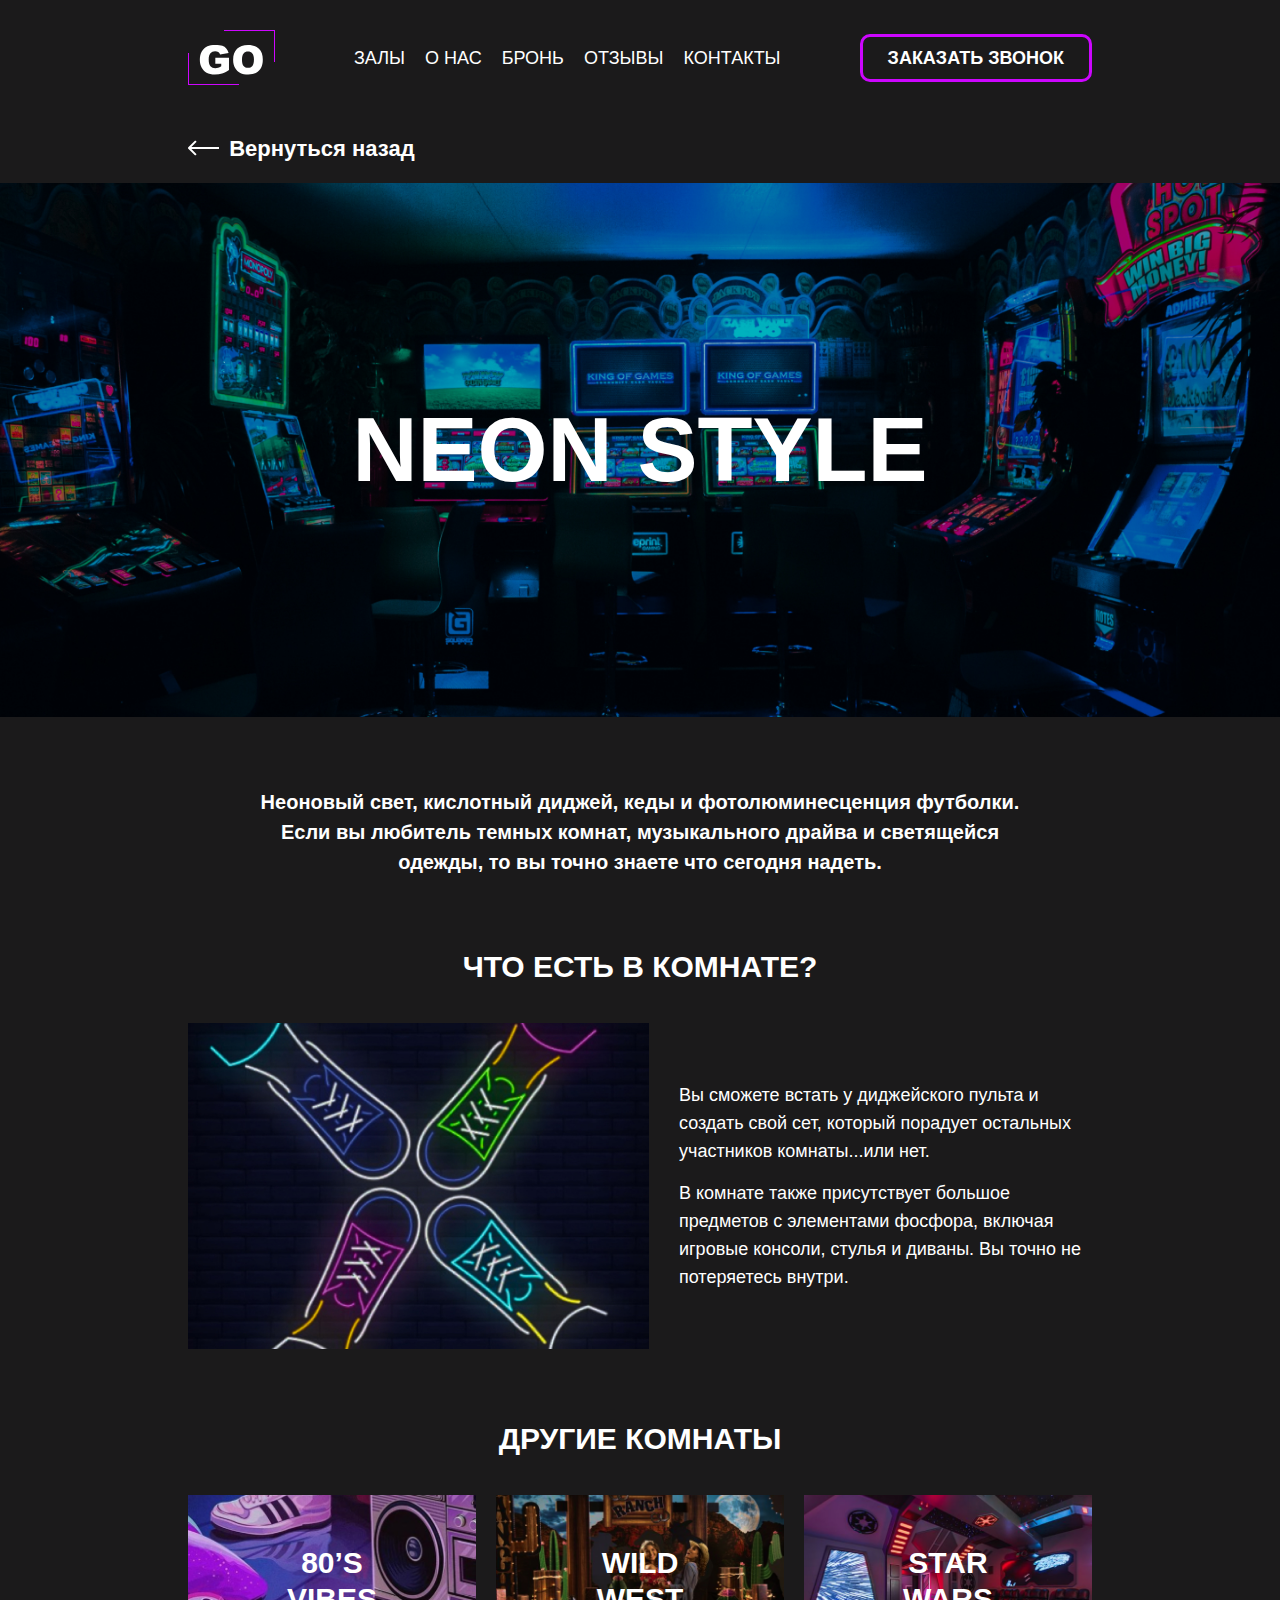
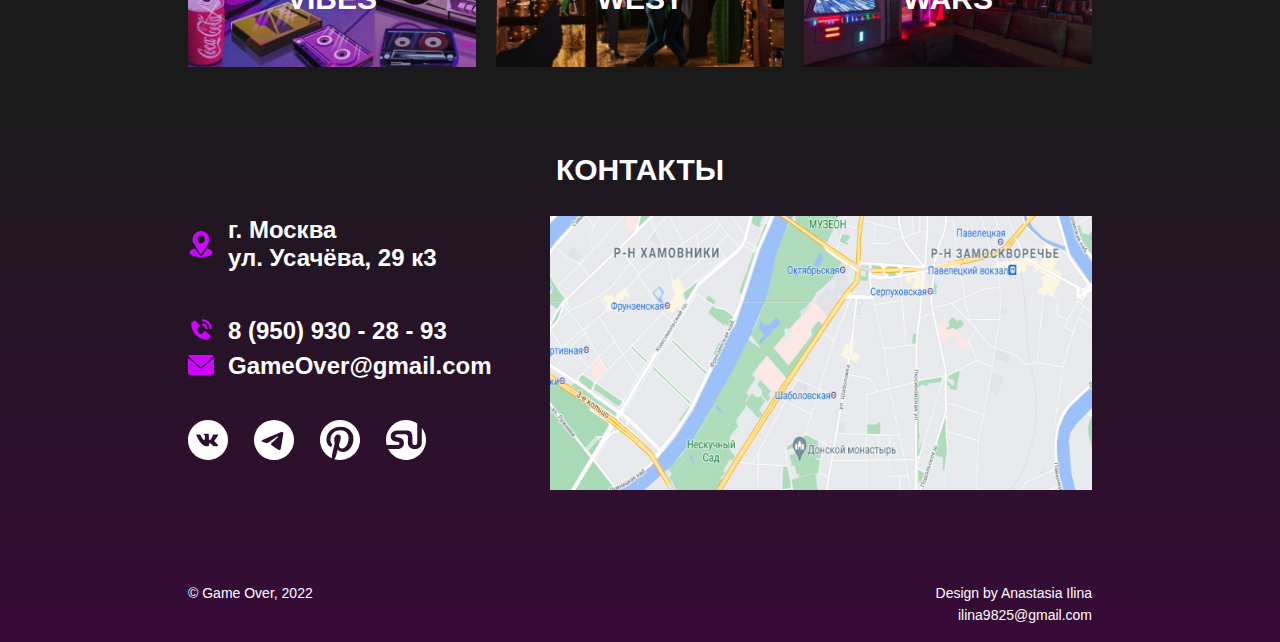
<file: neon-style.html>
<!DOCTYPE html>
<html lang="ru">
<head>
    <meta charset="UTF-8">
    <meta http-equiv="X-UA-Compatible" content="IE=edge">
    <meta name="viewport" content="width=device-width, initial-scale=1.0">
    <title>GO - территория игр</title>
    <link rel="icon" type="image/svg+xml" href="./assets/imgs/logo.svg">
    <link rel="icon" type="image/png" href="./assets/imgs/logo.png">  
    <link rel="stylesheet" href="./assets/css/style.css"> 
</head>
<body class="preload">
    <header class="header">
        <div class="container header__container">
            <button class="header__mobile-button" type="button" aria-label="навигация">
                <svg width="54" height="29" viewBox="0 0 54 29" fill="currentColor" xmlns="http://www.w3.org/2000/svg">
                    <rect width="54" height="5" rx="2"/>
                    <rect y="12" width="54" height="5" rx="2"/>
                    <rect y="24" width="31" height="5" rx="2"/>
                </svg>                    
            </button>
            
            <svg class="header__logo" aria-label="логотип компании GO" width="120" height="66" viewBox="0 0 120 66" fill="none" xmlns="http://www.w3.org/2000/svg">
                <path d="M39.6553 40.0361V32.5898H56.7451V47.8486C53.4736 50.0784 50.5765 51.6003 48.0537 52.4141C45.5472 53.2116 42.5687 53.6104 39.1182 53.6104C34.8701 53.6104 31.4033 52.8861 28.7178 51.4375C26.0485 49.9889 23.9733 47.8324 22.4922 44.9678C21.0273 42.1032 20.2949 38.8154 20.2949 35.1045C20.2949 31.1982 21.1006 27.8047 22.7119 24.9238C24.3232 22.0267 26.6833 19.8294 29.792 18.332C32.2171 17.1764 35.4805 16.5986 39.582 16.5986C43.5371 16.5986 46.4912 16.9567 48.4443 17.6729C50.4137 18.389 52.0413 19.5039 53.3271 21.0176C54.6292 22.515 55.6058 24.4193 56.2568 26.7305L45.5879 28.6348C45.1484 27.2839 44.3997 26.2503 43.3418 25.5342C42.3001 24.818 40.9655 24.46 39.3379 24.46C36.9128 24.46 34.9759 25.3063 33.5273 26.999C32.0951 28.6755 31.3789 31.3366 31.3789 34.9824C31.3789 38.8561 32.1032 41.623 33.5518 43.2832C35.0166 44.9434 37.0511 45.7734 39.6553 45.7734C40.8923 45.7734 42.0723 45.5944 43.1953 45.2363C44.3184 44.8783 45.6042 44.2679 47.0527 43.4053V40.0361H39.6553Z" fill="white"/>
                <path d="M61.9209 35.1289C61.9209 29.2858 63.5485 24.7367 66.8037 21.4814C70.0589 18.2262 74.5918 16.5986 80.4023 16.5986C86.3594 16.5986 90.9492 18.2018 94.1719 21.4082C97.3945 24.5983 99.0059 29.0742 99.0059 34.8359C99.0059 39.0189 98.2979 42.4531 96.8818 45.1387C95.4821 47.8079 93.4476 49.8913 90.7783 51.3887C88.1253 52.8698 84.8131 53.6104 80.8418 53.6104C76.8053 53.6104 73.4606 52.9674 70.8076 51.6816C68.1709 50.3958 66.0306 48.3613 64.3867 45.5781C62.7428 42.7949 61.9209 39.3118 61.9209 35.1289ZM72.9805 35.1777C72.9805 38.791 73.6478 41.387 74.9824 42.9658C76.3333 44.5446 78.1644 45.334 80.4756 45.334C82.8519 45.334 84.6911 44.5609 85.9932 43.0146C87.2952 41.4684 87.9463 38.6934 87.9463 34.6895C87.9463 31.3203 87.2627 28.8626 85.8955 27.3164C84.5446 25.7539 82.7054 24.9727 80.3779 24.9727C78.1481 24.9727 76.3577 25.762 75.0068 27.3408C73.6559 28.9196 72.9805 31.5319 72.9805 35.1777Z" fill="white"/>
                <path d="M0 34H1V66H0V34Z" fill="#CD06FF"/>
                <path d="M0 66V65H51V66H0Z" fill="#CD06FF"/>
                <path d="M120 32H119V0H120V32Z" fill="#CD06FF"/>
                <path d="M120 0V1H69V0H120Z" fill="#CD06FF"/>
            </svg>

            <svg class="header__logo header__logo_1024" aria-label="логотип компании GO" width="87" height="55" viewBox="0 0 87 55" fill="none" xmlns="http://www.w3.org/2000/svg">
                <path d="M27.3242 33.6289V27.6719H40.9961V39.8789C38.3789 41.6628 36.0612 42.8802 34.043 43.5312C32.0378 44.1693 29.6549 44.4883 26.8945 44.4883C23.4961 44.4883 20.7227 43.9089 18.5742 42.75C16.4388 41.5911 14.7786 39.8659 13.5938 37.5742C12.4219 35.2826 11.8359 32.6523 11.8359 29.6836C11.8359 26.5586 12.4805 23.8438 13.7695 21.5391C15.0586 19.2214 16.9466 17.4635 19.4336 16.2656C21.3737 15.3411 23.9844 14.8789 27.2656 14.8789C30.4297 14.8789 32.793 15.1654 34.3555 15.7383C35.931 16.3112 37.2331 17.2031 38.2617 18.4141C39.3034 19.612 40.0846 21.1354 40.6055 22.9844L32.0703 24.5078C31.7188 23.4271 31.1198 22.6003 30.2734 22.0273C29.4401 21.4544 28.3724 21.168 27.0703 21.168C25.1302 21.168 23.5807 21.8451 22.4219 23.1992C21.276 24.5404 20.7031 26.6693 20.7031 29.5859C20.7031 32.6849 21.2826 34.8984 22.4414 36.2266C23.6133 37.5547 25.2409 38.2188 27.3242 38.2188C28.3138 38.2188 29.2578 38.0755 30.1562 37.7891C31.0547 37.5026 32.0833 37.0143 33.2422 36.3242V33.6289H27.3242Z" fill="white"/>
                <path d="M45.1367 29.7031C45.1367 25.0286 46.4388 21.3893 49.043 18.7852C51.6471 16.181 55.2734 14.8789 59.9219 14.8789C64.6875 14.8789 68.3594 16.1615 70.9375 18.7266C73.5156 21.2786 74.8047 24.8594 74.8047 29.4688C74.8047 32.8151 74.2383 35.5625 73.1055 37.7109C71.9857 39.8464 70.3581 41.513 68.2227 42.7109C66.1003 43.8958 63.4505 44.4883 60.2734 44.4883C57.0443 44.4883 54.3685 43.974 52.2461 42.9453C50.1367 41.9167 48.4245 40.2891 47.1094 38.0625C45.7943 35.8359 45.1367 33.0495 45.1367 29.7031ZM53.9844 29.7422C53.9844 32.6328 54.5182 34.7096 55.5859 35.9727C56.6667 37.2357 58.1315 37.8672 59.9805 37.8672C61.8815 37.8672 63.3529 37.2487 64.3945 36.0117C65.4362 34.7747 65.957 32.5547 65.957 29.3516C65.957 26.6562 65.4102 24.6901 64.3164 23.4531C63.2357 22.2031 61.7643 21.5781 59.9023 21.5781C58.1185 21.5781 56.6862 22.2096 55.6055 23.4727C54.5247 24.7357 53.9844 26.8255 53.9844 29.7422Z" fill="white"/>
                <path d="M0 23H1V55H0V23Z" fill="#CD06FF"/>
                <path d="M0 55V54H51V55H0Z" fill="#CD06FF"/>
                <path d="M87 32H86V0H87V32Z" fill="#CD06FF"/>
                <path d="M87 0V1H36V0H87Z" fill="#CD06FF"/>
            </svg>              

            <nav class="header__nav">
                <ul class="header__list">
                    <li class="header__item">
                        <a class="header__link" href="#halls">залы</a>
                    </li>
                    <li class="header__item">
                        <a class="header__link" href="./index.html#about">о нас</a>
                    </li>
                    <li class="header__item">
                        <a class="header__link" href="./index.html#booking">бронь</a>
                    </li>
                    <li class="header__item">
                        <a class="header__link" href="./index.html#feedback">отзывы</a>
                    </li>
                    <li class="header__item">
                        <a class="header__link" href="#contacts">контакты</a>
                    </li>
                </ul>
            </nav>

            <button class="header__button" type="button">заказать звонок</button>
        </div>
    </header>

    <main>
        <section class="intro">
            <div class="container">
                <a class="intro__link" href="./index.html">
                    <svg class="intro__link-arrow" width="31" height="16" viewBox="0 0 31 16" fill="currentColor" xmlns="http://www.w3.org/2000/svg">
                        <path d="M0.292892 7.29289C-0.0976315 7.68342 -0.0976315 8.31658 0.292892 8.70711L6.65685 15.0711C7.04738 15.4616 7.68054 15.4616 8.07107 15.0711C8.46159 14.6805 8.46159 14.0474 8.07107 13.6569L2.41421 8L8.07107 2.34315C8.46159 1.95262 8.46159 1.31946 8.07107 0.928932C7.68054 0.538408 7.04738 0.538408 6.65685 0.928932L0.292892 7.29289ZM31 7L1 7V9L31 9V7Z"/>
                    </svg>
                    <span class="intro__link-text">Вернуться назад</span>    
                </a>                
            </div>

            <div class="intro__background" style="background-image: url('./assets/imgs/neon-style-bg.jpg');">
                <div class="container">
                    <h1 class="intro__title">neon style</h1>
                </div>
            </div> 
            
            <div class="container">
                <p class="intro__description">Неоновый свет, кислотный диджей, кеды и фотолюминесценция футболки. Если вы любитель темных комнат, музыкального драйва и светящейся одежды, то вы точно знаете что сегодня надеть. </p>
            </div>  
        </section>

        <section class="hall-has">        
            <div class="container">

                <h2 class="hall-has__title title">что есть в комнате?</h2>
                
                <div class="hall-has__wrapper">
                    <img class="hall-has__img" src="./assets/imgs/neon-style-2.jpg" alt="иллюстрация">
                    <div class="hall-has__texts">
                        <p class="hall-has__text">Вы сможете встать у диджейского пульта и создать свой сет, который порадует остальных участников комнаты...или нет.</p>
                        <p class="hall-has__text">В комнате также присутствует большое предметов с элементами фосфора, включая игровые консоли, стулья и диваны. Вы точно не потеряетесь внутри.</p>
                    </div>
                </div>
            </div>
        </section>

        <section class="other-halls" id="halls">
            <div class="container">

                <h2 class="other-halls__title title">другие комнаты</h2>

                <ul class="other-halls__list">
                    <li class="other-halls__item" style="background-image: url('./assets/imgs/80s_vibes.jpg')">
                        <a class="other-halls__link" href="./80-vibes.html">
                            <span class="other-halls__text">80&rsquo;s vibes</span>
                        </a>
                    </li>
                    <li class="other-halls__item" style="background-image: url('./assets/imgs/wild_west.jpg')">
                        <a class="other-halls__link" href="./wild-west.html">
                            <span class="other-halls__text">wild west</span> 
                        </a>
                    </li>
                    <li class="other-halls__item" style="background-image: url('./assets/imgs/star_wars.jpg')">
                        <a class="other-halls__link" href="./star-wars.html">
                            <span class="other-halls__text">star wars</span> 
                        </a>
                    </li>
                </ul>
            </div>
        </section>
    </main>

    <footer class="contacts" id="contacts">  
        <div class="container">
            <h2 class="contacts__title title">Контакты</h2>
            
            <div class="contacts__wrapper">

                <div class="contacts__block">         
                    <address class="contacts__items">          
                        <p class="contacts__item contacts__item_type_address">г. Москва ул.&nbsp;Усачёва, 29 к3</p>
                        <a class="contacts__item contacts__item_type_phone" href="tel:89509302893">8 (950) 930 - 28 - 93</a>
                        <a class="contacts__item contacts__item_type_email" href="mailto:GameOver@gmail.com">GameOver@gmail.com</a>
                    </address> 

                    <nav class="contacts__socials socials">  
                        <ul class="socials__list">
                            <li class="socials__item">
                                <a class="socials__link" href="http://vk.com" target="_blank" aria-label="ссылка на вконтакте">
                                    <svg width="50" height="50" viewbox="0 0 48 48" fill="currentColor" xmlns="http://www.w3.org/2000/svg">
                                        <path d="M23.9999 0C10.7449 0 -0.00012207 10.745 -0.00012207 24C-0.00012207 37.255 10.7449 48 23.9999 48C37.2549 48 47.9999 37.255 47.9999 24C47.9999 10.745 37.2549 0 23.9999 0ZM33.2299 27.0775C33.2299 27.0775 35.3524 29.1725 35.8749 30.145C35.8899 30.165 35.8974 30.185 35.9024 30.195C36.1149 30.5525 36.1649 30.83 36.0599 31.0375C35.8849 31.3825 35.2849 31.5525 35.0799 31.5675H31.3299C31.0699 31.5675 30.5249 31.5 29.8649 31.045C29.3574 30.69 28.8574 30.1075 28.3699 29.54C27.6424 28.695 27.0124 27.965 26.3774 27.965C26.2967 27.9649 26.2166 27.9775 26.1399 28.0025C25.6599 28.1575 25.0449 28.8425 25.0449 30.6675C25.0449 31.2375 24.5949 31.565 24.2774 31.565H22.5599C21.9749 31.565 18.9274 31.36 16.2274 28.5125C12.9224 25.025 9.94738 18.03 9.92238 17.965C9.73488 17.5125 10.1224 17.27 10.5449 17.27H14.3324C14.8374 17.27 15.0024 17.5775 15.1174 17.85C15.2524 18.1675 15.7474 19.43 16.5599 20.85C17.8774 23.165 18.6849 24.105 19.3324 24.105C19.4538 24.1036 19.573 24.0727 19.6799 24.015C20.5249 23.545 20.3674 20.5325 20.3299 19.9075C20.3299 19.79 20.3274 18.56 19.8949 17.97C19.5849 17.5425 19.0574 17.38 18.7374 17.32C18.8669 17.1413 19.0375 16.9964 19.2349 16.8975C19.8149 16.6075 20.8599 16.565 21.8974 16.565H22.4749C23.5999 16.58 23.8899 16.6525 24.2974 16.755C25.1224 16.9525 25.1399 17.485 25.0674 19.3075C25.0449 19.825 25.0224 20.41 25.0224 21.1C25.0224 21.25 25.0149 21.41 25.0149 21.58C24.9899 22.5075 24.9599 23.56 25.6149 23.9925C25.7003 24.0461 25.799 24.0747 25.8999 24.075C26.1274 24.075 26.8124 24.075 28.6674 20.8925C29.2395 19.8681 29.7366 18.8037 30.1549 17.7075C30.1924 17.6425 30.3024 17.4425 30.4324 17.365C30.5283 17.3161 30.6347 17.2912 30.7424 17.2925H35.1949C35.6799 17.2925 36.0124 17.365 36.0749 17.5525C36.1849 17.85 36.0549 18.7575 34.0224 21.51L33.1149 22.7075C31.2724 25.1225 31.2724 25.245 33.2299 27.0775V27.0775Z"/>
                                    </svg>
                                </a>
                            </li>
                            <li class="socials__item">
                                <a class="socials__link" href="http://telegram.org" target="_blank" aria-label="ссылка на телеграм">
                                    <svg width="50" height="50" viewbox="0 0 48 48" fill="currentColor" xmlns="http://www.w3.org/2000/svg">
                                        <path d="M47.9999 24C47.9999 30.3652 45.4713 36.4697 40.9704 40.9706C36.4696 45.4714 30.3651 48 23.9999 48C17.6347 48 11.5302 45.4714 7.02932 40.9706C2.52844 36.4697 -0.00012207 30.3652 -0.00012207 24C-0.00012207 17.6348 2.52844 11.5303 7.02932 7.02944C11.5302 2.52856 17.6347 0 23.9999 0C30.3651 0 36.4696 2.52856 40.9704 7.02944C45.4713 11.5303 47.9999 17.6348 47.9999 24ZM24.8609 17.718C22.5269 18.69 17.8589 20.7 10.8629 23.748C9.72888 24.198 9.13188 24.642 9.07788 25.074C8.98788 25.803 9.90288 26.091 11.1479 26.484L11.6729 26.649C12.8969 27.048 14.5469 27.513 15.4019 27.531C16.1819 27.549 17.0489 27.231 18.0059 26.571C24.5429 22.158 27.9179 19.929 28.1279 19.881C28.2779 19.845 28.4879 19.803 28.6259 19.929C28.7669 20.052 28.7519 20.289 28.7369 20.352C28.6469 20.739 25.0559 24.075 23.1989 25.803C22.6199 26.343 22.2089 26.724 22.1249 26.811C21.9399 27 21.7519 27.1861 21.5609 27.369C20.4209 28.467 19.5689 29.289 21.6059 30.633C22.5869 31.281 23.3729 31.812 24.1559 32.346C25.0079 32.928 25.8599 33.507 26.9639 34.233C27.2429 34.413 27.5129 34.608 27.7739 34.794C28.7669 35.502 29.6639 36.138 30.7649 36.036C31.4069 35.976 32.0699 35.376 32.4059 33.576C33.2009 29.325 34.7639 20.118 35.1239 16.323C35.1458 16.0075 35.1328 15.6906 35.0849 15.378C35.0566 15.1258 34.9346 14.8934 34.7429 14.727C34.4699 14.5386 34.1445 14.4409 33.8129 14.448C32.9129 14.463 31.5239 14.946 24.8609 17.718Z"/>
                                    </svg>                                
                                </a>
                            </li>
                            <li class="socials__item">
                                <a class="socials__link" href="http://pintrest.com" target="_blank" aria-label="ссылка на пинтрест">
                                    <svg width="50" height="50" viewbox="0 0 50 50" fill="currentColor" xmlns="http://www.w3.org/2000/svg">
                                        <path d="M25.0005 0C11.1947 0 -0.000152588 11.1936 -0.000152588 25.0006C-0.000152588 35.2378 6.15562 44.0314 14.9646 47.8981C14.8941 46.1526 14.9511 44.0558 15.3998 42.159C15.8806 40.1282 18.6165 28.5359 18.6165 28.5359C18.6165 28.5359 17.8178 26.9397 17.8178 24.5808C17.8178 20.8763 19.9652 18.1077 22.6383 18.1077C24.912 18.1077 26.0107 19.8154 26.0107 21.8609C26.0107 24.1468 24.5537 27.5635 23.8037 30.7327C23.1768 33.3859 25.1338 35.5481 27.7498 35.5481C32.4864 35.5481 35.6761 29.4647 35.6761 22.2558C35.6761 16.7782 31.9864 12.6769 25.2742 12.6769C17.6902 12.6769 12.9659 18.3321 12.9659 24.6487C12.9659 26.8282 13.6082 28.3635 14.6146 29.5513C15.0768 30.0981 15.1409 30.318 14.9736 30.9462C14.8537 31.4058 14.5781 32.5128 14.4646 32.9519C14.2986 33.5853 13.7857 33.8109 13.2127 33.5776C9.71972 32.1513 8.0928 28.3263 8.0928 24.0263C8.0928 16.9237 14.0819 8.40898 25.9601 8.40898C35.5056 8.40898 41.7877 15.316 41.7877 22.732C41.7877 32.5378 36.3351 39.8647 28.2979 39.8647C25.5998 39.8647 23.0607 38.4051 22.1909 36.7487C22.1909 36.7487 20.7396 42.5077 20.4325 43.6218C19.9024 45.5494 18.8646 47.4763 17.9159 48.9769C20.2162 49.6571 22.6024 50.0025 25.0011 50.0026C38.8063 50.0013 49.9998 38.8071 49.9998 25.0006C49.9998 11.1936 38.8063 0 25.0005 0Z"/>
                                    </svg>

                                </a>
                            </li>
                            <li class="socials__item">
                                <a class="socials__link" href="http://stumbleupon.com" target="_blank" aria-label="ссылка на стамблапон">
                                    <svg width="50" height="50" viewbox="0 0 50 50" fill="currentColor" xmlns="http://www.w3.org/2000/svg">
                                        <path fill-rule="evenodd" clip-rule="evenodd" d="M44.7441 9.66919C48.1583 14.0494 50.0085 19.4463 49.9999 24.9999C49.9999 38.8051 38.805 49.9999 25.0006 49.9999C15.2871 49.9999 6.86597 44.4576 2.72751 36.3647H13.6237C18.816 36.3647 22.4429 33.566 22.4429 29.0923C22.4429 19.6108 11.5051 23.4737 11.5051 20.1089C11.5051 18.4878 12.8057 17.898 15.1858 17.898H22.7692C24.8711 17.898 27.3435 18.275 27.3435 20.5685V28.1243C27.3435 33.5955 31.6159 36.364 36.0441 36.364C40.548 36.364 44.7435 33.5955 44.7435 28.1243V9.66919H44.7441Z"/>
                                        <path fill-rule="evenodd" clip-rule="evenodd" d="M25.0005 2.43241e-05C30.0173 -0.00698868 34.919 1.50262 39.0626 4.33079V28.3013C39.0626 29.9628 37.7037 31.3224 36.0447 31.3224C34.3838 31.3224 33.0261 29.9628 33.0261 28.3013V21.1186C33.0261 15.3846 30.1242 12.9994 26.3447 12.9994H14.0441C9.59088 12.9994 5.89665 15.834 5.89665 20.3289C5.89665 22.6289 6.8819 25.9994 11.5415 26.8353C15.337 27.5186 16.8351 27.3199 16.8351 29.3506C16.8351 31.3224 14.6261 31.3224 11.7101 31.3224H0.808189C0.269676 29.2582 -0.0019826 27.1334 -0.000143311 25C-0.000143311 11.1981 11.196 2.43241e-05 25.0005 2.43241e-05Z"/>
                                    </svg>                                
                                </a>
                            </li>
                        </ul>   
                    </nav>
                </div>

                <img class="contacts__map" src="./assets/imgs/map.jpg" alt="адрес на карте">
            </div>

            <div class="contacts__copyright copyright">
                <p class="copyright__text">&copy; Game Over, 2022</p>
                <div class="copyright__contact">
                    <p class="copyright__designer">Design by Anastasia Ilina</p>
                    <a class="copyright__link" href="mailto:ilina9825@gmail.com">ilina9825@gmail.com</a>                    
                </div>
            </div>
        </div>                  
    </footer>
    
    <script>
        window.addEventListener('load', function()
            {document.body.classList.remove('preload')})
    </script>
</body>
</html>
</file>
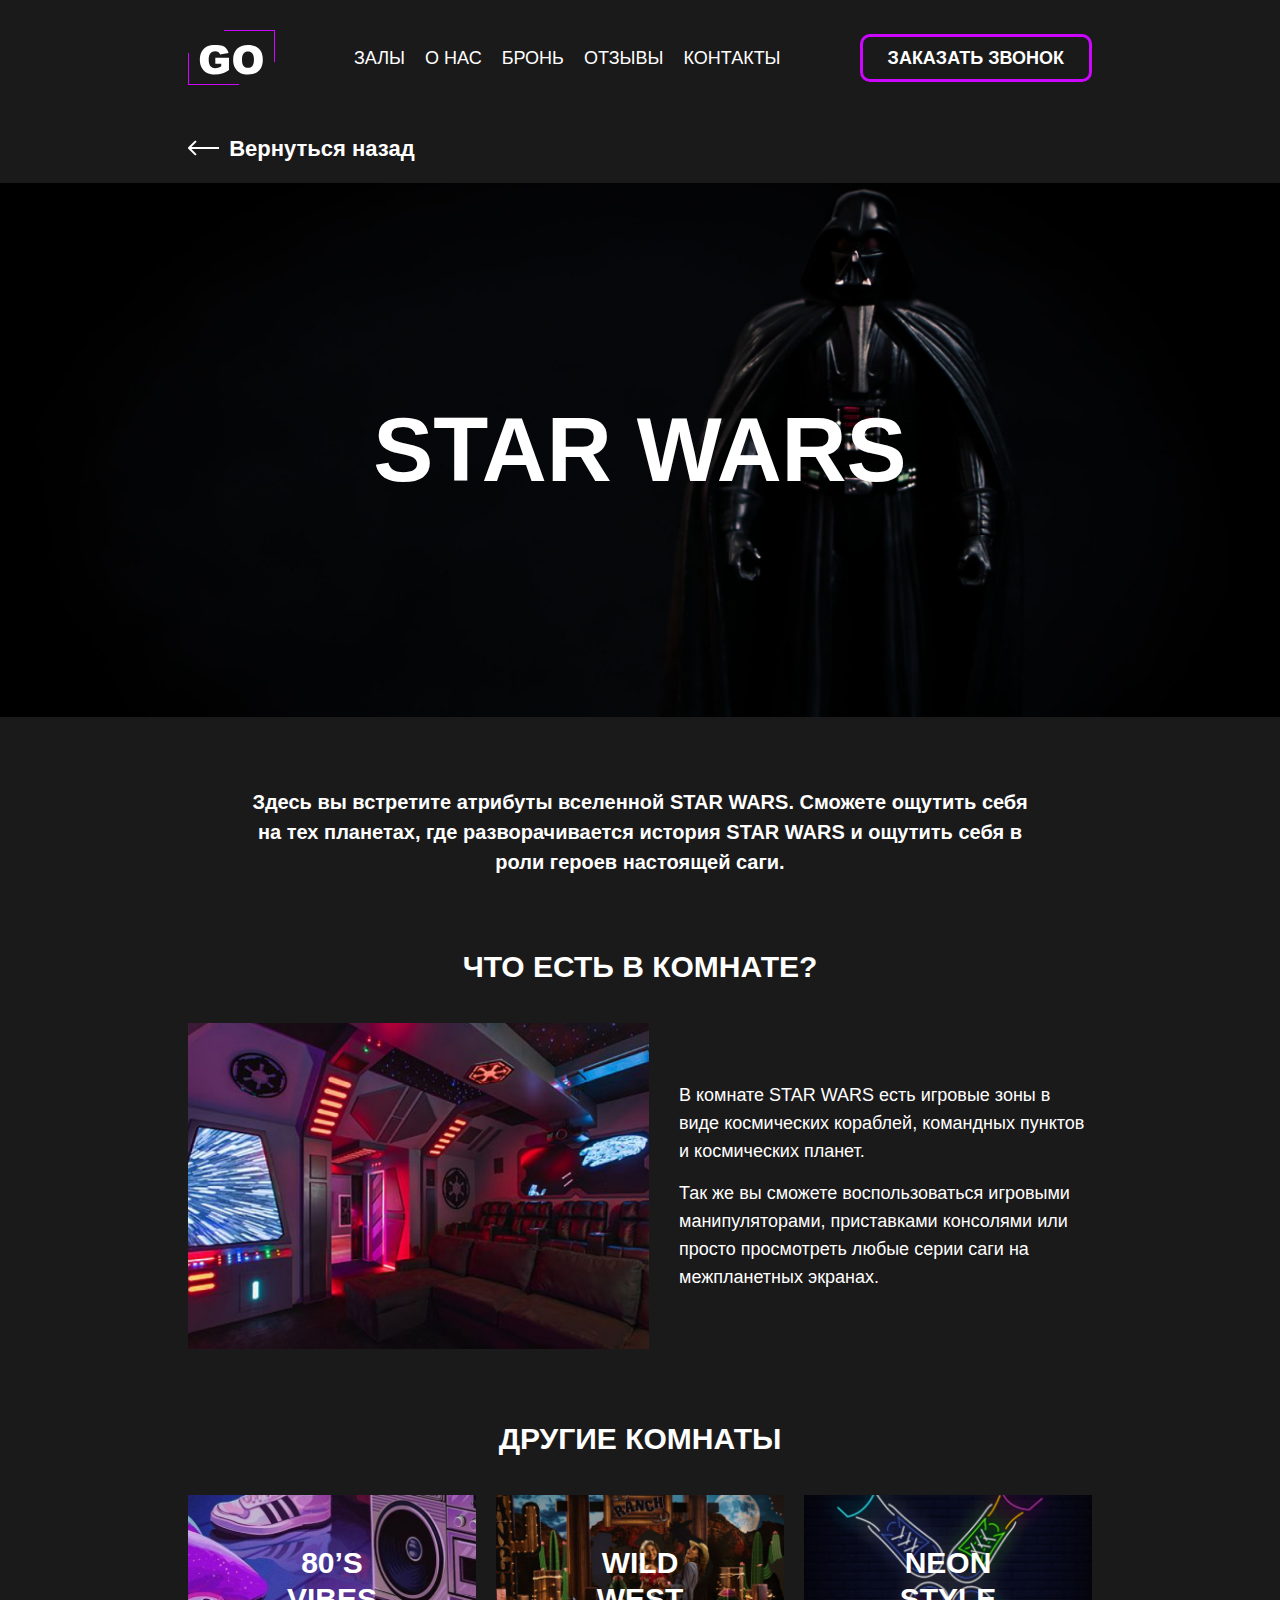
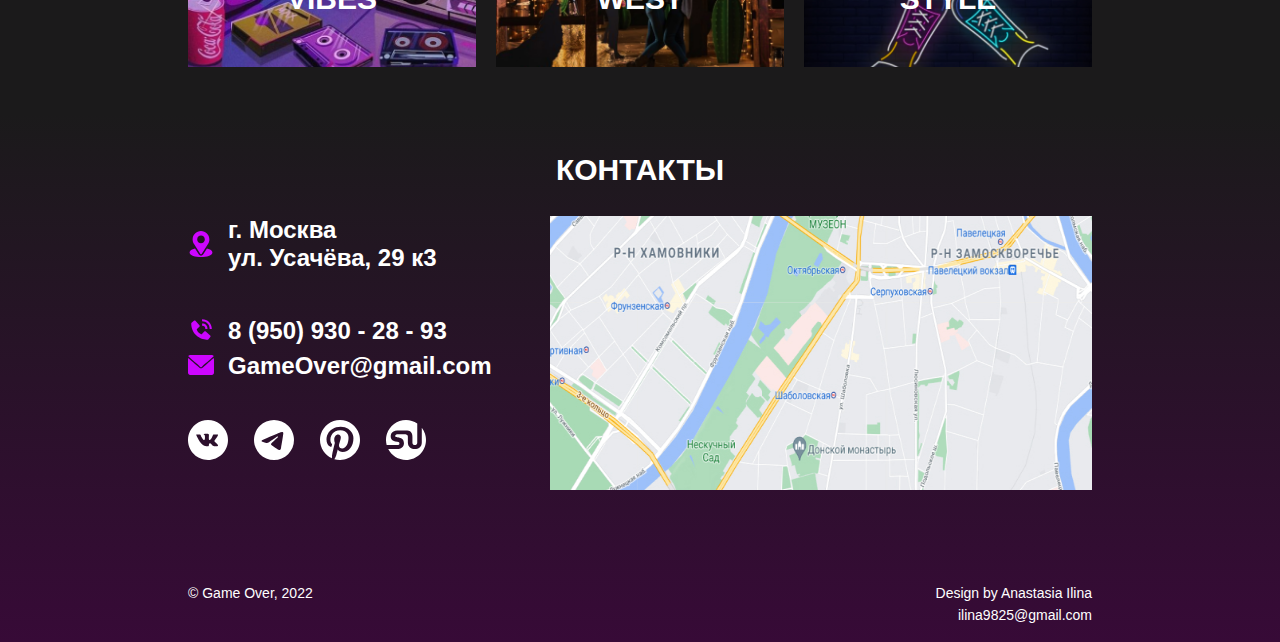
<file: star-wars.html>
<!DOCTYPE html>
<html lang="ru">
<head>
    <meta charset="UTF-8">
    <meta http-equiv="X-UA-Compatible" content="IE=edge">
    <meta name="viewport" content="width=device-width, initial-scale=1.0">
    <title>GO - территория игр</title>
    <link rel="icon" type="image/svg+xml" href="./assets/imgs/logo.svg">
    <link rel="icon" type="image/png" href="./assets/imgs/logo.png">  
    <link rel="stylesheet" href="./assets/css/style.css"> 
</head>
<body class="preload">
    <header class="header">
        <div class="container header__container">
            <button class="header__mobile-button" type="button" aria-label="навигация">
                <svg width="54" height="29" viewBox="0 0 54 29" fill="currentColor" xmlns="http://www.w3.org/2000/svg">
                    <rect width="54" height="5" rx="2"/>
                    <rect y="12" width="54" height="5" rx="2"/>
                    <rect y="24" width="31" height="5" rx="2"/>
                </svg>                    
            </button>
            
            <svg class="header__logo" aria-label="логотип компании GO" width="120" height="66" viewBox="0 0 120 66" fill="none" xmlns="http://www.w3.org/2000/svg">
                <path d="M39.6553 40.0361V32.5898H56.7451V47.8486C53.4736 50.0784 50.5765 51.6003 48.0537 52.4141C45.5472 53.2116 42.5687 53.6104 39.1182 53.6104C34.8701 53.6104 31.4033 52.8861 28.7178 51.4375C26.0485 49.9889 23.9733 47.8324 22.4922 44.9678C21.0273 42.1032 20.2949 38.8154 20.2949 35.1045C20.2949 31.1982 21.1006 27.8047 22.7119 24.9238C24.3232 22.0267 26.6833 19.8294 29.792 18.332C32.2171 17.1764 35.4805 16.5986 39.582 16.5986C43.5371 16.5986 46.4912 16.9567 48.4443 17.6729C50.4137 18.389 52.0413 19.5039 53.3271 21.0176C54.6292 22.515 55.6058 24.4193 56.2568 26.7305L45.5879 28.6348C45.1484 27.2839 44.3997 26.2503 43.3418 25.5342C42.3001 24.818 40.9655 24.46 39.3379 24.46C36.9128 24.46 34.9759 25.3063 33.5273 26.999C32.0951 28.6755 31.3789 31.3366 31.3789 34.9824C31.3789 38.8561 32.1032 41.623 33.5518 43.2832C35.0166 44.9434 37.0511 45.7734 39.6553 45.7734C40.8923 45.7734 42.0723 45.5944 43.1953 45.2363C44.3184 44.8783 45.6042 44.2679 47.0527 43.4053V40.0361H39.6553Z" fill="white"/>
                <path d="M61.9209 35.1289C61.9209 29.2858 63.5485 24.7367 66.8037 21.4814C70.0589 18.2262 74.5918 16.5986 80.4023 16.5986C86.3594 16.5986 90.9492 18.2018 94.1719 21.4082C97.3945 24.5983 99.0059 29.0742 99.0059 34.8359C99.0059 39.0189 98.2979 42.4531 96.8818 45.1387C95.4821 47.8079 93.4476 49.8913 90.7783 51.3887C88.1253 52.8698 84.8131 53.6104 80.8418 53.6104C76.8053 53.6104 73.4606 52.9674 70.8076 51.6816C68.1709 50.3958 66.0306 48.3613 64.3867 45.5781C62.7428 42.7949 61.9209 39.3118 61.9209 35.1289ZM72.9805 35.1777C72.9805 38.791 73.6478 41.387 74.9824 42.9658C76.3333 44.5446 78.1644 45.334 80.4756 45.334C82.8519 45.334 84.6911 44.5609 85.9932 43.0146C87.2952 41.4684 87.9463 38.6934 87.9463 34.6895C87.9463 31.3203 87.2627 28.8626 85.8955 27.3164C84.5446 25.7539 82.7054 24.9727 80.3779 24.9727C78.1481 24.9727 76.3577 25.762 75.0068 27.3408C73.6559 28.9196 72.9805 31.5319 72.9805 35.1777Z" fill="white"/>
                <path d="M0 34H1V66H0V34Z" fill="#CD06FF"/>
                <path d="M0 66V65H51V66H0Z" fill="#CD06FF"/>
                <path d="M120 32H119V0H120V32Z" fill="#CD06FF"/>
                <path d="M120 0V1H69V0H120Z" fill="#CD06FF"/>
            </svg>

            <svg class="header__logo header__logo_1024" aria-label="логотип компании GO" width="87" height="55" viewBox="0 0 87 55" fill="none" xmlns="http://www.w3.org/2000/svg">
                <path d="M27.3242 33.6289V27.6719H40.9961V39.8789C38.3789 41.6628 36.0612 42.8802 34.043 43.5312C32.0378 44.1693 29.6549 44.4883 26.8945 44.4883C23.4961 44.4883 20.7227 43.9089 18.5742 42.75C16.4388 41.5911 14.7786 39.8659 13.5938 37.5742C12.4219 35.2826 11.8359 32.6523 11.8359 29.6836C11.8359 26.5586 12.4805 23.8438 13.7695 21.5391C15.0586 19.2214 16.9466 17.4635 19.4336 16.2656C21.3737 15.3411 23.9844 14.8789 27.2656 14.8789C30.4297 14.8789 32.793 15.1654 34.3555 15.7383C35.931 16.3112 37.2331 17.2031 38.2617 18.4141C39.3034 19.612 40.0846 21.1354 40.6055 22.9844L32.0703 24.5078C31.7188 23.4271 31.1198 22.6003 30.2734 22.0273C29.4401 21.4544 28.3724 21.168 27.0703 21.168C25.1302 21.168 23.5807 21.8451 22.4219 23.1992C21.276 24.5404 20.7031 26.6693 20.7031 29.5859C20.7031 32.6849 21.2826 34.8984 22.4414 36.2266C23.6133 37.5547 25.2409 38.2188 27.3242 38.2188C28.3138 38.2188 29.2578 38.0755 30.1562 37.7891C31.0547 37.5026 32.0833 37.0143 33.2422 36.3242V33.6289H27.3242Z" fill="white"/>
                <path d="M45.1367 29.7031C45.1367 25.0286 46.4388 21.3893 49.043 18.7852C51.6471 16.181 55.2734 14.8789 59.9219 14.8789C64.6875 14.8789 68.3594 16.1615 70.9375 18.7266C73.5156 21.2786 74.8047 24.8594 74.8047 29.4688C74.8047 32.8151 74.2383 35.5625 73.1055 37.7109C71.9857 39.8464 70.3581 41.513 68.2227 42.7109C66.1003 43.8958 63.4505 44.4883 60.2734 44.4883C57.0443 44.4883 54.3685 43.974 52.2461 42.9453C50.1367 41.9167 48.4245 40.2891 47.1094 38.0625C45.7943 35.8359 45.1367 33.0495 45.1367 29.7031ZM53.9844 29.7422C53.9844 32.6328 54.5182 34.7096 55.5859 35.9727C56.6667 37.2357 58.1315 37.8672 59.9805 37.8672C61.8815 37.8672 63.3529 37.2487 64.3945 36.0117C65.4362 34.7747 65.957 32.5547 65.957 29.3516C65.957 26.6562 65.4102 24.6901 64.3164 23.4531C63.2357 22.2031 61.7643 21.5781 59.9023 21.5781C58.1185 21.5781 56.6862 22.2096 55.6055 23.4727C54.5247 24.7357 53.9844 26.8255 53.9844 29.7422Z" fill="white"/>
                <path d="M0 23H1V55H0V23Z" fill="#CD06FF"/>
                <path d="M0 55V54H51V55H0Z" fill="#CD06FF"/>
                <path d="M87 32H86V0H87V32Z" fill="#CD06FF"/>
                <path d="M87 0V1H36V0H87Z" fill="#CD06FF"/>
            </svg>              

            <nav class="header__nav">
                <ul class="header__list">
                    <li class="header__item">
                        <a class="header__link" href="#halls">залы</a>
                    </li>
                    <li class="header__item">
                        <a class="header__link" href="./index.html#about">о нас</a>
                    </li>
                    <li class="header__item">
                        <a class="header__link" href="./index.html#booking">бронь</a>
                    </li>
                    <li class="header__item">
                        <a class="header__link" href="./index.html#feedback">отзывы</a>
                    </li>
                    <li class="header__item">
                        <a class="header__link" href="#contacts">контакты</a>
                    </li>
                </ul>
            </nav>

            <button class="header__button" type="button">заказать звонок</button>
        </div>
    </header>

    <main>
        <section class="intro">
            <div class="container">
                <a class="intro__link" href="./index.html">
                    <svg class="intro__link-arrow" width="31" height="16" viewBox="0 0 31 16" fill="currentColor" xmlns="http://www.w3.org/2000/svg">
                        <path d="M0.292892 7.29289C-0.0976315 7.68342 -0.0976315 8.31658 0.292892 8.70711L6.65685 15.0711C7.04738 15.4616 7.68054 15.4616 8.07107 15.0711C8.46159 14.6805 8.46159 14.0474 8.07107 13.6569L2.41421 8L8.07107 2.34315C8.46159 1.95262 8.46159 1.31946 8.07107 0.928932C7.68054 0.538408 7.04738 0.538408 6.65685 0.928932L0.292892 7.29289ZM31 7L1 7V9L31 9V7Z"/>
                    </svg>
                    <span class="intro__link-text">Вернуться назад</span>    
                </a>                
            </div>

            <div class="intro__background intro__background_star-wars" style="background-image: url('./assets/imgs/star-wars-bg.jpg');">
                <div class="container">
                    <h1 class="intro__title">star wars</h1>
                </div>
            </div> 
            
            <div class="container">
                <p class="intro__description">Здесь вы встретите атрибуты вселенной STAR WARS. Сможете ощутить себя на тех планетах, где разворачивается история STAR WARS и ощутить себя в роли героев наcтоящей саги.</p>
            </div>  
        </section>

        <section class="hall-has">        
            <div class="container">

                <h2 class="hall-has__title title">что есть в комнате?</h2>
                
                <div class="hall-has__wrapper">
                    <img class="hall-has__img" src="./assets/imgs/star-wars-2.jpg" alt="иллюстрация">
                    <div class="hall-has__texts">
                        <p class="hall-has__text">В комнате STAR WARS есть игровые зоны в виде космических кораблей, командных пунктов и космических планет.</p>
                        <p class="hall-has__text">Так же вы сможете воспользоваться игровыми манипуляторами, приставками консолями или просто просмотреть любые серии саги на межпланетных экранах.</p>
                    </div>
                </div>
            </div>
        </section>

        <section class="other-halls" id="halls">
            <div class="container">

                <h2 class="other-halls__title title">другие комнаты</h2>

                <ul class="other-halls__list">
                    <li class="other-halls__item" style="background-image: url('./assets/imgs/80s_vibes.jpg')">
                        <a class="other-halls__link" href="./80-vibes.html">
                            <span class="other-halls__text">80&rsquo;s vibes</span>
                        </a>
                    </li>
                    <li class="other-halls__item" style="background-image: url('./assets/imgs/wild_west.jpg')">
                        <a class="other-halls__link" href="./wild-west.html">
                            <span class="other-halls__text">wild west</span> 
                        </a>
                    </li>
                    <li class="other-halls__item" style="background-image: url('./assets/imgs/neon_style.jpg')">
                        <a class="other-halls__link" href="./neon-style.html">
                            <span class="other-halls__text">neon style</span> 
                        </a>
                    </li>    
                </ul>
            </div>
        </section>
    </main>

    <footer class="contacts" id="contacts">  
        <div class="container">
            <h2 class="contacts__title title">Контакты</h2>
            
            <div class="contacts__wrapper">

                <div class="contacts__block">         
                    <address class="contacts__items">          
                        <p class="contacts__item contacts__item_type_address">г. Москва ул.&nbsp;Усачёва, 29 к3</p>
                        <a class="contacts__item contacts__item_type_phone" href="tel:89509302893">8 (950) 930 - 28 - 93</a>
                        <a class="contacts__item contacts__item_type_email" href="mailto:GameOver@gmail.com">GameOver@gmail.com</a>
                    </address> 

                    <nav class="contacts__socials socials">  
                        <ul class="socials__list">
                            <li class="socials__item">
                                <a class="socials__link" href="http://vk.com" target="_blank" aria-label="ссылка на вконтакте">
                                    <svg width="50" height="50" viewbox="0 0 48 48" fill="currentColor" xmlns="http://www.w3.org/2000/svg">
                                        <path d="M23.9999 0C10.7449 0 -0.00012207 10.745 -0.00012207 24C-0.00012207 37.255 10.7449 48 23.9999 48C37.2549 48 47.9999 37.255 47.9999 24C47.9999 10.745 37.2549 0 23.9999 0ZM33.2299 27.0775C33.2299 27.0775 35.3524 29.1725 35.8749 30.145C35.8899 30.165 35.8974 30.185 35.9024 30.195C36.1149 30.5525 36.1649 30.83 36.0599 31.0375C35.8849 31.3825 35.2849 31.5525 35.0799 31.5675H31.3299C31.0699 31.5675 30.5249 31.5 29.8649 31.045C29.3574 30.69 28.8574 30.1075 28.3699 29.54C27.6424 28.695 27.0124 27.965 26.3774 27.965C26.2967 27.9649 26.2166 27.9775 26.1399 28.0025C25.6599 28.1575 25.0449 28.8425 25.0449 30.6675C25.0449 31.2375 24.5949 31.565 24.2774 31.565H22.5599C21.9749 31.565 18.9274 31.36 16.2274 28.5125C12.9224 25.025 9.94738 18.03 9.92238 17.965C9.73488 17.5125 10.1224 17.27 10.5449 17.27H14.3324C14.8374 17.27 15.0024 17.5775 15.1174 17.85C15.2524 18.1675 15.7474 19.43 16.5599 20.85C17.8774 23.165 18.6849 24.105 19.3324 24.105C19.4538 24.1036 19.573 24.0727 19.6799 24.015C20.5249 23.545 20.3674 20.5325 20.3299 19.9075C20.3299 19.79 20.3274 18.56 19.8949 17.97C19.5849 17.5425 19.0574 17.38 18.7374 17.32C18.8669 17.1413 19.0375 16.9964 19.2349 16.8975C19.8149 16.6075 20.8599 16.565 21.8974 16.565H22.4749C23.5999 16.58 23.8899 16.6525 24.2974 16.755C25.1224 16.9525 25.1399 17.485 25.0674 19.3075C25.0449 19.825 25.0224 20.41 25.0224 21.1C25.0224 21.25 25.0149 21.41 25.0149 21.58C24.9899 22.5075 24.9599 23.56 25.6149 23.9925C25.7003 24.0461 25.799 24.0747 25.8999 24.075C26.1274 24.075 26.8124 24.075 28.6674 20.8925C29.2395 19.8681 29.7366 18.8037 30.1549 17.7075C30.1924 17.6425 30.3024 17.4425 30.4324 17.365C30.5283 17.3161 30.6347 17.2912 30.7424 17.2925H35.1949C35.6799 17.2925 36.0124 17.365 36.0749 17.5525C36.1849 17.85 36.0549 18.7575 34.0224 21.51L33.1149 22.7075C31.2724 25.1225 31.2724 25.245 33.2299 27.0775V27.0775Z"/>
                                    </svg>
                                </a>
                            </li>
                            <li class="socials__item">
                                <a class="socials__link" href="http://telegram.org" target="_blank" aria-label="ссылка на телеграм">
                                    <svg width="50" height="50" viewbox="0 0 48 48" fill="currentColor" xmlns="http://www.w3.org/2000/svg">
                                        <path d="M47.9999 24C47.9999 30.3652 45.4713 36.4697 40.9704 40.9706C36.4696 45.4714 30.3651 48 23.9999 48C17.6347 48 11.5302 45.4714 7.02932 40.9706C2.52844 36.4697 -0.00012207 30.3652 -0.00012207 24C-0.00012207 17.6348 2.52844 11.5303 7.02932 7.02944C11.5302 2.52856 17.6347 0 23.9999 0C30.3651 0 36.4696 2.52856 40.9704 7.02944C45.4713 11.5303 47.9999 17.6348 47.9999 24ZM24.8609 17.718C22.5269 18.69 17.8589 20.7 10.8629 23.748C9.72888 24.198 9.13188 24.642 9.07788 25.074C8.98788 25.803 9.90288 26.091 11.1479 26.484L11.6729 26.649C12.8969 27.048 14.5469 27.513 15.4019 27.531C16.1819 27.549 17.0489 27.231 18.0059 26.571C24.5429 22.158 27.9179 19.929 28.1279 19.881C28.2779 19.845 28.4879 19.803 28.6259 19.929C28.7669 20.052 28.7519 20.289 28.7369 20.352C28.6469 20.739 25.0559 24.075 23.1989 25.803C22.6199 26.343 22.2089 26.724 22.1249 26.811C21.9399 27 21.7519 27.1861 21.5609 27.369C20.4209 28.467 19.5689 29.289 21.6059 30.633C22.5869 31.281 23.3729 31.812 24.1559 32.346C25.0079 32.928 25.8599 33.507 26.9639 34.233C27.2429 34.413 27.5129 34.608 27.7739 34.794C28.7669 35.502 29.6639 36.138 30.7649 36.036C31.4069 35.976 32.0699 35.376 32.4059 33.576C33.2009 29.325 34.7639 20.118 35.1239 16.323C35.1458 16.0075 35.1328 15.6906 35.0849 15.378C35.0566 15.1258 34.9346 14.8934 34.7429 14.727C34.4699 14.5386 34.1445 14.4409 33.8129 14.448C32.9129 14.463 31.5239 14.946 24.8609 17.718Z"/>
                                    </svg>                                
                                </a>
                            </li>
                            <li class="socials__item">
                                <a class="socials__link" href="http://pintrest.com" target="_blank" aria-label="ссылка на пинтрест">
                                    <svg width="50" height="50" viewbox="0 0 50 50" fill="currentColor" xmlns="http://www.w3.org/2000/svg">
                                        <path d="M25.0005 0C11.1947 0 -0.000152588 11.1936 -0.000152588 25.0006C-0.000152588 35.2378 6.15562 44.0314 14.9646 47.8981C14.8941 46.1526 14.9511 44.0558 15.3998 42.159C15.8806 40.1282 18.6165 28.5359 18.6165 28.5359C18.6165 28.5359 17.8178 26.9397 17.8178 24.5808C17.8178 20.8763 19.9652 18.1077 22.6383 18.1077C24.912 18.1077 26.0107 19.8154 26.0107 21.8609C26.0107 24.1468 24.5537 27.5635 23.8037 30.7327C23.1768 33.3859 25.1338 35.5481 27.7498 35.5481C32.4864 35.5481 35.6761 29.4647 35.6761 22.2558C35.6761 16.7782 31.9864 12.6769 25.2742 12.6769C17.6902 12.6769 12.9659 18.3321 12.9659 24.6487C12.9659 26.8282 13.6082 28.3635 14.6146 29.5513C15.0768 30.0981 15.1409 30.318 14.9736 30.9462C14.8537 31.4058 14.5781 32.5128 14.4646 32.9519C14.2986 33.5853 13.7857 33.8109 13.2127 33.5776C9.71972 32.1513 8.0928 28.3263 8.0928 24.0263C8.0928 16.9237 14.0819 8.40898 25.9601 8.40898C35.5056 8.40898 41.7877 15.316 41.7877 22.732C41.7877 32.5378 36.3351 39.8647 28.2979 39.8647C25.5998 39.8647 23.0607 38.4051 22.1909 36.7487C22.1909 36.7487 20.7396 42.5077 20.4325 43.6218C19.9024 45.5494 18.8646 47.4763 17.9159 48.9769C20.2162 49.6571 22.6024 50.0025 25.0011 50.0026C38.8063 50.0013 49.9998 38.8071 49.9998 25.0006C49.9998 11.1936 38.8063 0 25.0005 0Z"/>
                                    </svg>

                                </a>
                            </li>
                            <li class="socials__item">
                                <a class="socials__link" href="http://stumbleupon.com" target="_blank" aria-label="ссылка на стамблапон">
                                    <svg width="50" height="50" viewbox="0 0 50 50" fill="currentColor" xmlns="http://www.w3.org/2000/svg">
                                        <path fill-rule="evenodd" clip-rule="evenodd" d="M44.7441 9.66919C48.1583 14.0494 50.0085 19.4463 49.9999 24.9999C49.9999 38.8051 38.805 49.9999 25.0006 49.9999C15.2871 49.9999 6.86597 44.4576 2.72751 36.3647H13.6237C18.816 36.3647 22.4429 33.566 22.4429 29.0923C22.4429 19.6108 11.5051 23.4737 11.5051 20.1089C11.5051 18.4878 12.8057 17.898 15.1858 17.898H22.7692C24.8711 17.898 27.3435 18.275 27.3435 20.5685V28.1243C27.3435 33.5955 31.6159 36.364 36.0441 36.364C40.548 36.364 44.7435 33.5955 44.7435 28.1243V9.66919H44.7441Z"/>
                                        <path fill-rule="evenodd" clip-rule="evenodd" d="M25.0005 2.43241e-05C30.0173 -0.00698868 34.919 1.50262 39.0626 4.33079V28.3013C39.0626 29.9628 37.7037 31.3224 36.0447 31.3224C34.3838 31.3224 33.0261 29.9628 33.0261 28.3013V21.1186C33.0261 15.3846 30.1242 12.9994 26.3447 12.9994H14.0441C9.59088 12.9994 5.89665 15.834 5.89665 20.3289C5.89665 22.6289 6.8819 25.9994 11.5415 26.8353C15.337 27.5186 16.8351 27.3199 16.8351 29.3506C16.8351 31.3224 14.6261 31.3224 11.7101 31.3224H0.808189C0.269676 29.2582 -0.0019826 27.1334 -0.000143311 25C-0.000143311 11.1981 11.196 2.43241e-05 25.0005 2.43241e-05Z"/>
                                    </svg>                                
                                </a>
                            </li>
                        </ul>   
                    </nav>
                </div>

                <img class="contacts__map" src="./assets/imgs/map.jpg" alt="адрес на карте">
            </div>

            <div class="contacts__copyright copyright">
                <p class="copyright__text">&copy; Game Over, 2022</p>
                <div class="copyright__contact">
                    <p class="copyright__designer">Design by Anastasia Ilina</p>
                    <a class="copyright__link" href="mailto:ilina9825@gmail.com">ilina9825@gmail.com</a>                    
                </div>
            </div>
        </div>                  
    </footer>
    
    <script>
        window.addEventListener('load', function()
            {document.body.classList.remove('preload')})
    </script>
</body>
</html>
</file>
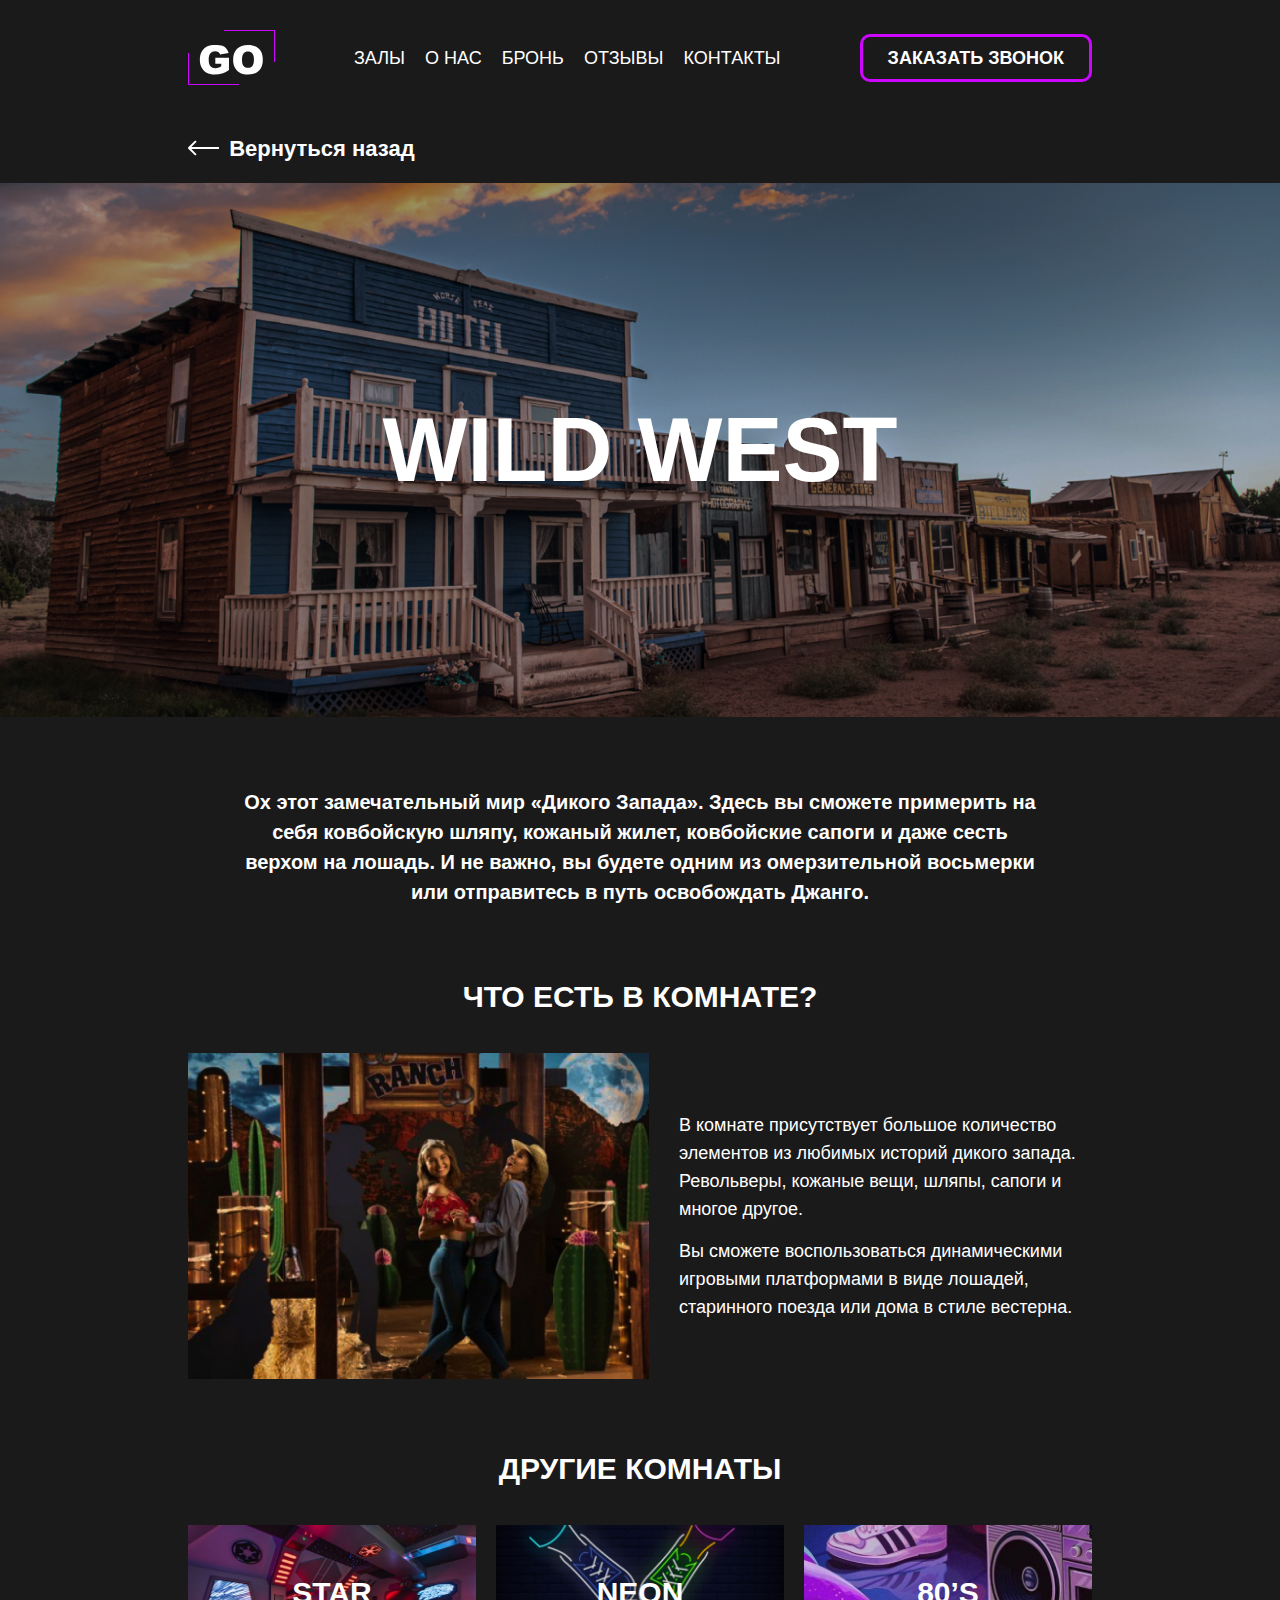
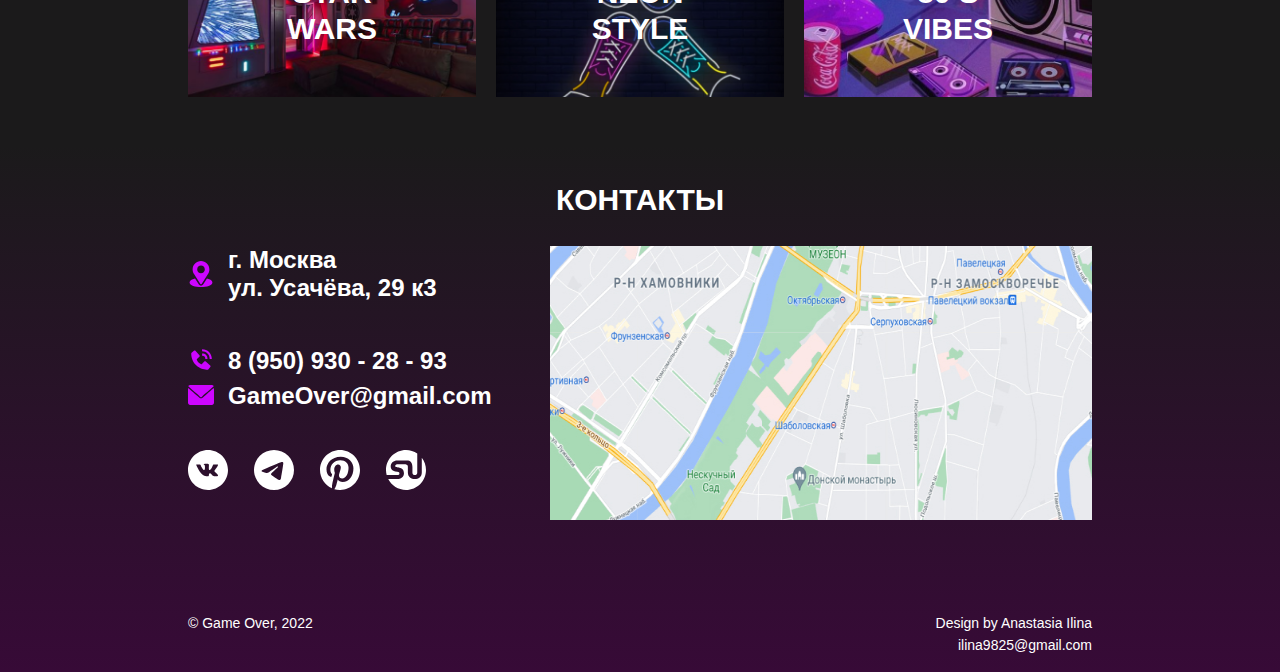
<file: wild-west.html>
<!DOCTYPE html>
<html lang="ru">
<head>
    <meta charset="UTF-8">
    <meta http-equiv="X-UA-Compatible" content="IE=edge">
    <meta name="viewport" content="width=device-width, initial-scale=1.0">
    <title>GO - территория игр</title>
    <link rel="icon" type="image/svg+xml" href="./assets/imgs/logo.svg">
    <link rel="icon" type="image/png" href="./assets/imgs/logo.png">  
    <link rel="stylesheet" href="./assets/css/style.css"> 
</head>
<body class="preload">
    <header class="header">
        <div class="container header__container">
            <button class="header__mobile-button" type="button" aria-label="навигация">
                <svg width="54" height="29" viewBox="0 0 54 29" fill="currentColor" xmlns="http://www.w3.org/2000/svg">
                    <rect width="54" height="5" rx="2"/>
                    <rect y="12" width="54" height="5" rx="2"/>
                    <rect y="24" width="31" height="5" rx="2"/>
                </svg>                    
            </button>
            
            <svg class="header__logo" aria-label="логотип компании GO" width="120" height="66" viewBox="0 0 120 66" fill="none" xmlns="http://www.w3.org/2000/svg">
                <path d="M39.6553 40.0361V32.5898H56.7451V47.8486C53.4736 50.0784 50.5765 51.6003 48.0537 52.4141C45.5472 53.2116 42.5687 53.6104 39.1182 53.6104C34.8701 53.6104 31.4033 52.8861 28.7178 51.4375C26.0485 49.9889 23.9733 47.8324 22.4922 44.9678C21.0273 42.1032 20.2949 38.8154 20.2949 35.1045C20.2949 31.1982 21.1006 27.8047 22.7119 24.9238C24.3232 22.0267 26.6833 19.8294 29.792 18.332C32.2171 17.1764 35.4805 16.5986 39.582 16.5986C43.5371 16.5986 46.4912 16.9567 48.4443 17.6729C50.4137 18.389 52.0413 19.5039 53.3271 21.0176C54.6292 22.515 55.6058 24.4193 56.2568 26.7305L45.5879 28.6348C45.1484 27.2839 44.3997 26.2503 43.3418 25.5342C42.3001 24.818 40.9655 24.46 39.3379 24.46C36.9128 24.46 34.9759 25.3063 33.5273 26.999C32.0951 28.6755 31.3789 31.3366 31.3789 34.9824C31.3789 38.8561 32.1032 41.623 33.5518 43.2832C35.0166 44.9434 37.0511 45.7734 39.6553 45.7734C40.8923 45.7734 42.0723 45.5944 43.1953 45.2363C44.3184 44.8783 45.6042 44.2679 47.0527 43.4053V40.0361H39.6553Z" fill="white"/>
                <path d="M61.9209 35.1289C61.9209 29.2858 63.5485 24.7367 66.8037 21.4814C70.0589 18.2262 74.5918 16.5986 80.4023 16.5986C86.3594 16.5986 90.9492 18.2018 94.1719 21.4082C97.3945 24.5983 99.0059 29.0742 99.0059 34.8359C99.0059 39.0189 98.2979 42.4531 96.8818 45.1387C95.4821 47.8079 93.4476 49.8913 90.7783 51.3887C88.1253 52.8698 84.8131 53.6104 80.8418 53.6104C76.8053 53.6104 73.4606 52.9674 70.8076 51.6816C68.1709 50.3958 66.0306 48.3613 64.3867 45.5781C62.7428 42.7949 61.9209 39.3118 61.9209 35.1289ZM72.9805 35.1777C72.9805 38.791 73.6478 41.387 74.9824 42.9658C76.3333 44.5446 78.1644 45.334 80.4756 45.334C82.8519 45.334 84.6911 44.5609 85.9932 43.0146C87.2952 41.4684 87.9463 38.6934 87.9463 34.6895C87.9463 31.3203 87.2627 28.8626 85.8955 27.3164C84.5446 25.7539 82.7054 24.9727 80.3779 24.9727C78.1481 24.9727 76.3577 25.762 75.0068 27.3408C73.6559 28.9196 72.9805 31.5319 72.9805 35.1777Z" fill="white"/>
                <path d="M0 34H1V66H0V34Z" fill="#CD06FF"/>
                <path d="M0 66V65H51V66H0Z" fill="#CD06FF"/>
                <path d="M120 32H119V0H120V32Z" fill="#CD06FF"/>
                <path d="M120 0V1H69V0H120Z" fill="#CD06FF"/>
            </svg>

            <svg class="header__logo header__logo_1024" aria-label="логотип компании GO" width="87" height="55" viewBox="0 0 87 55" fill="none" xmlns="http://www.w3.org/2000/svg">
                <path d="M27.3242 33.6289V27.6719H40.9961V39.8789C38.3789 41.6628 36.0612 42.8802 34.043 43.5312C32.0378 44.1693 29.6549 44.4883 26.8945 44.4883C23.4961 44.4883 20.7227 43.9089 18.5742 42.75C16.4388 41.5911 14.7786 39.8659 13.5938 37.5742C12.4219 35.2826 11.8359 32.6523 11.8359 29.6836C11.8359 26.5586 12.4805 23.8438 13.7695 21.5391C15.0586 19.2214 16.9466 17.4635 19.4336 16.2656C21.3737 15.3411 23.9844 14.8789 27.2656 14.8789C30.4297 14.8789 32.793 15.1654 34.3555 15.7383C35.931 16.3112 37.2331 17.2031 38.2617 18.4141C39.3034 19.612 40.0846 21.1354 40.6055 22.9844L32.0703 24.5078C31.7188 23.4271 31.1198 22.6003 30.2734 22.0273C29.4401 21.4544 28.3724 21.168 27.0703 21.168C25.1302 21.168 23.5807 21.8451 22.4219 23.1992C21.276 24.5404 20.7031 26.6693 20.7031 29.5859C20.7031 32.6849 21.2826 34.8984 22.4414 36.2266C23.6133 37.5547 25.2409 38.2188 27.3242 38.2188C28.3138 38.2188 29.2578 38.0755 30.1562 37.7891C31.0547 37.5026 32.0833 37.0143 33.2422 36.3242V33.6289H27.3242Z" fill="white"/>
                <path d="M45.1367 29.7031C45.1367 25.0286 46.4388 21.3893 49.043 18.7852C51.6471 16.181 55.2734 14.8789 59.9219 14.8789C64.6875 14.8789 68.3594 16.1615 70.9375 18.7266C73.5156 21.2786 74.8047 24.8594 74.8047 29.4688C74.8047 32.8151 74.2383 35.5625 73.1055 37.7109C71.9857 39.8464 70.3581 41.513 68.2227 42.7109C66.1003 43.8958 63.4505 44.4883 60.2734 44.4883C57.0443 44.4883 54.3685 43.974 52.2461 42.9453C50.1367 41.9167 48.4245 40.2891 47.1094 38.0625C45.7943 35.8359 45.1367 33.0495 45.1367 29.7031ZM53.9844 29.7422C53.9844 32.6328 54.5182 34.7096 55.5859 35.9727C56.6667 37.2357 58.1315 37.8672 59.9805 37.8672C61.8815 37.8672 63.3529 37.2487 64.3945 36.0117C65.4362 34.7747 65.957 32.5547 65.957 29.3516C65.957 26.6562 65.4102 24.6901 64.3164 23.4531C63.2357 22.2031 61.7643 21.5781 59.9023 21.5781C58.1185 21.5781 56.6862 22.2096 55.6055 23.4727C54.5247 24.7357 53.9844 26.8255 53.9844 29.7422Z" fill="white"/>
                <path d="M0 23H1V55H0V23Z" fill="#CD06FF"/>
                <path d="M0 55V54H51V55H0Z" fill="#CD06FF"/>
                <path d="M87 32H86V0H87V32Z" fill="#CD06FF"/>
                <path d="M87 0V1H36V0H87Z" fill="#CD06FF"/>
            </svg>              

            <nav class="header__nav">
                <ul class="header__list">
                    <li class="header__item">
                        <a class="header__link" href="#halls">залы</a>
                    </li>
                    <li class="header__item">
                        <a class="header__link" href="./index.html#about">о нас</a>
                    </li>
                    <li class="header__item">
                        <a class="header__link" href="./index.html#booking">бронь</a>
                    </li>
                    <li class="header__item">
                        <a class="header__link" href="./index.html#feedback">отзывы</a>
                    </li>
                    <li class="header__item">
                        <a class="header__link" href="#contacts">контакты</a>
                    </li>
                </ul>
            </nav>

            <button class="header__button" type="button">заказать звонок</button>
        </div>
    </header>

    <main>
        <section class="intro">
            <div class="container">
                <a class="intro__link" href="./index.html">
                    <svg class="intro__link-arrow" width="31" height="16" viewBox="0 0 31 16" fill="currentColor" xmlns="http://www.w3.org/2000/svg">
                        <path d="M0.292892 7.29289C-0.0976315 7.68342 -0.0976315 8.31658 0.292892 8.70711L6.65685 15.0711C7.04738 15.4616 7.68054 15.4616 8.07107 15.0711C8.46159 14.6805 8.46159 14.0474 8.07107 13.6569L2.41421 8L8.07107 2.34315C8.46159 1.95262 8.46159 1.31946 8.07107 0.928932C7.68054 0.538408 7.04738 0.538408 6.65685 0.928932L0.292892 7.29289ZM31 7L1 7V9L31 9V7Z"/>
                    </svg>
                    <span class="intro__link-text">Вернуться назад</span>    
                </a>                
            </div>

            <div class="intro__background" style="background-image: url('./assets/imgs/wild-west-bg.jpg');">
                <div class="container">
                    <h1 class="intro__title">wild west</h1>
                </div>
            </div> 
            
            <div class="container">
                <p class="intro__description">Ох этот замечательный мир «Дикого Запада». Здесь вы сможете примерить на себя ковбойскую шляпу, кожаный жилет, ковбойские сапоги и даже сесть верхом на лошадь. И не важно, вы будете одним из омерзительной восьмерки или отправитесь в путь освобождать Джанго.</p>
            </div>  
        </section>

        <section class="hall-has">        
            <div class="container">

                <h2 class="hall-has__title title">что есть в комнате?</h2>
                
                <div class="hall-has__wrapper">
                    <img class="hall-has__img" src="./assets/imgs/wild-west-2.jpg" alt="иллюстрация">
                    <div class="hall-has__texts">
                        <p class="hall-has__text">В комнате присутствует большое количество элементов из любимых историй дикого запада. Револьверы, кожаные вещи, шляпы, сапоги и многое другое.</p>
                        <p class="hall-has__text">Вы сможете воспользоваться динамическими игровыми платформами в виде лошадей, старинного поезда или дома в стиле вестерна.</p>
                    </div>
                </div>
            </div>
        </section>

        <section class="other-halls" id="halls">
            <div class="container">

                <h2 class="other-halls__title title">другие комнаты</h2>

                <ul class="other-halls__list">
                    <li class="other-halls__item" style="background-image: url('./assets/imgs/star_wars.jpg')">
                        <a class="other-halls__link" href="./star-wars.html">
                            <span class="other-halls__text">star wars</span> 
                        </a>
                    </li>
                    <li class="other-halls__item" style="background-image: url('./assets/imgs/neon_style.jpg')">
                        <a class="other-halls__link" href="./neon-style.html">
                            <span class="other-halls__text">neon style</span> 
                        </a>
                    </li>
                    <li class="other-halls__item" style="background-image: url('./assets/imgs/80s_vibes.jpg')">
                        <a class="other-halls__link" href="./80-vibes.html">
                            <span class="other-halls__text">80&rsquo;s vibes</span>
                        </a>
                    </li>    
                </ul>
            </div>
        </section>
    </main>

    <footer class="contacts" id="contacts">  
        <div class="container">
            <h2 class="contacts__title title">Контакты</h2>
            
            <div class="contacts__wrapper">

                <div class="contacts__block">         
                    <address class="contacts__items">          
                        <p class="contacts__item contacts__item_type_address">г. Москва ул.&nbsp;Усачёва, 29 к3</p>
                        <a class="contacts__item contacts__item_type_phone" href="tel:89509302893">8 (950) 930 - 28 - 93</a>
                        <a class="contacts__item contacts__item_type_email" href="mailto:GameOver@gmail.com">GameOver@gmail.com</a>
                    </address> 

                    <nav class="contacts__socials socials">  
                        <ul class="socials__list">
                            <li class="socials__item">
                                <a class="socials__link" href="http://vk.com" target="_blank" aria-label="ссылка на вконтакте">
                                    <svg width="50" height="50" viewbox="0 0 48 48" fill="currentColor" xmlns="http://www.w3.org/2000/svg">
                                        <path d="M23.9999 0C10.7449 0 -0.00012207 10.745 -0.00012207 24C-0.00012207 37.255 10.7449 48 23.9999 48C37.2549 48 47.9999 37.255 47.9999 24C47.9999 10.745 37.2549 0 23.9999 0ZM33.2299 27.0775C33.2299 27.0775 35.3524 29.1725 35.8749 30.145C35.8899 30.165 35.8974 30.185 35.9024 30.195C36.1149 30.5525 36.1649 30.83 36.0599 31.0375C35.8849 31.3825 35.2849 31.5525 35.0799 31.5675H31.3299C31.0699 31.5675 30.5249 31.5 29.8649 31.045C29.3574 30.69 28.8574 30.1075 28.3699 29.54C27.6424 28.695 27.0124 27.965 26.3774 27.965C26.2967 27.9649 26.2166 27.9775 26.1399 28.0025C25.6599 28.1575 25.0449 28.8425 25.0449 30.6675C25.0449 31.2375 24.5949 31.565 24.2774 31.565H22.5599C21.9749 31.565 18.9274 31.36 16.2274 28.5125C12.9224 25.025 9.94738 18.03 9.92238 17.965C9.73488 17.5125 10.1224 17.27 10.5449 17.27H14.3324C14.8374 17.27 15.0024 17.5775 15.1174 17.85C15.2524 18.1675 15.7474 19.43 16.5599 20.85C17.8774 23.165 18.6849 24.105 19.3324 24.105C19.4538 24.1036 19.573 24.0727 19.6799 24.015C20.5249 23.545 20.3674 20.5325 20.3299 19.9075C20.3299 19.79 20.3274 18.56 19.8949 17.97C19.5849 17.5425 19.0574 17.38 18.7374 17.32C18.8669 17.1413 19.0375 16.9964 19.2349 16.8975C19.8149 16.6075 20.8599 16.565 21.8974 16.565H22.4749C23.5999 16.58 23.8899 16.6525 24.2974 16.755C25.1224 16.9525 25.1399 17.485 25.0674 19.3075C25.0449 19.825 25.0224 20.41 25.0224 21.1C25.0224 21.25 25.0149 21.41 25.0149 21.58C24.9899 22.5075 24.9599 23.56 25.6149 23.9925C25.7003 24.0461 25.799 24.0747 25.8999 24.075C26.1274 24.075 26.8124 24.075 28.6674 20.8925C29.2395 19.8681 29.7366 18.8037 30.1549 17.7075C30.1924 17.6425 30.3024 17.4425 30.4324 17.365C30.5283 17.3161 30.6347 17.2912 30.7424 17.2925H35.1949C35.6799 17.2925 36.0124 17.365 36.0749 17.5525C36.1849 17.85 36.0549 18.7575 34.0224 21.51L33.1149 22.7075C31.2724 25.1225 31.2724 25.245 33.2299 27.0775V27.0775Z"/>
                                    </svg>
                                </a>
                            </li>
                            <li class="socials__item">
                                <a class="socials__link" href="http://telegram.org" target="_blank" aria-label="ссылка на телеграм">
                                    <svg width="50" height="50" viewbox="0 0 48 48" fill="currentColor" xmlns="http://www.w3.org/2000/svg">
                                        <path d="M47.9999 24C47.9999 30.3652 45.4713 36.4697 40.9704 40.9706C36.4696 45.4714 30.3651 48 23.9999 48C17.6347 48 11.5302 45.4714 7.02932 40.9706C2.52844 36.4697 -0.00012207 30.3652 -0.00012207 24C-0.00012207 17.6348 2.52844 11.5303 7.02932 7.02944C11.5302 2.52856 17.6347 0 23.9999 0C30.3651 0 36.4696 2.52856 40.9704 7.02944C45.4713 11.5303 47.9999 17.6348 47.9999 24ZM24.8609 17.718C22.5269 18.69 17.8589 20.7 10.8629 23.748C9.72888 24.198 9.13188 24.642 9.07788 25.074C8.98788 25.803 9.90288 26.091 11.1479 26.484L11.6729 26.649C12.8969 27.048 14.5469 27.513 15.4019 27.531C16.1819 27.549 17.0489 27.231 18.0059 26.571C24.5429 22.158 27.9179 19.929 28.1279 19.881C28.2779 19.845 28.4879 19.803 28.6259 19.929C28.7669 20.052 28.7519 20.289 28.7369 20.352C28.6469 20.739 25.0559 24.075 23.1989 25.803C22.6199 26.343 22.2089 26.724 22.1249 26.811C21.9399 27 21.7519 27.1861 21.5609 27.369C20.4209 28.467 19.5689 29.289 21.6059 30.633C22.5869 31.281 23.3729 31.812 24.1559 32.346C25.0079 32.928 25.8599 33.507 26.9639 34.233C27.2429 34.413 27.5129 34.608 27.7739 34.794C28.7669 35.502 29.6639 36.138 30.7649 36.036C31.4069 35.976 32.0699 35.376 32.4059 33.576C33.2009 29.325 34.7639 20.118 35.1239 16.323C35.1458 16.0075 35.1328 15.6906 35.0849 15.378C35.0566 15.1258 34.9346 14.8934 34.7429 14.727C34.4699 14.5386 34.1445 14.4409 33.8129 14.448C32.9129 14.463 31.5239 14.946 24.8609 17.718Z"/>
                                    </svg>                                
                                </a>
                            </li>
                            <li class="socials__item">
                                <a class="socials__link" href="http://pintrest.com" target="_blank" aria-label="ссылка на пинтрест">
                                    <svg width="50" height="50" viewbox="0 0 50 50" fill="currentColor" xmlns="http://www.w3.org/2000/svg">
                                        <path d="M25.0005 0C11.1947 0 -0.000152588 11.1936 -0.000152588 25.0006C-0.000152588 35.2378 6.15562 44.0314 14.9646 47.8981C14.8941 46.1526 14.9511 44.0558 15.3998 42.159C15.8806 40.1282 18.6165 28.5359 18.6165 28.5359C18.6165 28.5359 17.8178 26.9397 17.8178 24.5808C17.8178 20.8763 19.9652 18.1077 22.6383 18.1077C24.912 18.1077 26.0107 19.8154 26.0107 21.8609C26.0107 24.1468 24.5537 27.5635 23.8037 30.7327C23.1768 33.3859 25.1338 35.5481 27.7498 35.5481C32.4864 35.5481 35.6761 29.4647 35.6761 22.2558C35.6761 16.7782 31.9864 12.6769 25.2742 12.6769C17.6902 12.6769 12.9659 18.3321 12.9659 24.6487C12.9659 26.8282 13.6082 28.3635 14.6146 29.5513C15.0768 30.0981 15.1409 30.318 14.9736 30.9462C14.8537 31.4058 14.5781 32.5128 14.4646 32.9519C14.2986 33.5853 13.7857 33.8109 13.2127 33.5776C9.71972 32.1513 8.0928 28.3263 8.0928 24.0263C8.0928 16.9237 14.0819 8.40898 25.9601 8.40898C35.5056 8.40898 41.7877 15.316 41.7877 22.732C41.7877 32.5378 36.3351 39.8647 28.2979 39.8647C25.5998 39.8647 23.0607 38.4051 22.1909 36.7487C22.1909 36.7487 20.7396 42.5077 20.4325 43.6218C19.9024 45.5494 18.8646 47.4763 17.9159 48.9769C20.2162 49.6571 22.6024 50.0025 25.0011 50.0026C38.8063 50.0013 49.9998 38.8071 49.9998 25.0006C49.9998 11.1936 38.8063 0 25.0005 0Z"/>
                                    </svg>

                                </a>
                            </li>
                            <li class="socials__item">
                                <a class="socials__link" href="http://stumbleupon.com" target="_blank" aria-label="ссылка на стамблапон">
                                    <svg width="50" height="50" viewbox="0 0 50 50" fill="currentColor" xmlns="http://www.w3.org/2000/svg">
                                        <path fill-rule="evenodd" clip-rule="evenodd" d="M44.7441 9.66919C48.1583 14.0494 50.0085 19.4463 49.9999 24.9999C49.9999 38.8051 38.805 49.9999 25.0006 49.9999C15.2871 49.9999 6.86597 44.4576 2.72751 36.3647H13.6237C18.816 36.3647 22.4429 33.566 22.4429 29.0923C22.4429 19.6108 11.5051 23.4737 11.5051 20.1089C11.5051 18.4878 12.8057 17.898 15.1858 17.898H22.7692C24.8711 17.898 27.3435 18.275 27.3435 20.5685V28.1243C27.3435 33.5955 31.6159 36.364 36.0441 36.364C40.548 36.364 44.7435 33.5955 44.7435 28.1243V9.66919H44.7441Z"/>
                                        <path fill-rule="evenodd" clip-rule="evenodd" d="M25.0005 2.43241e-05C30.0173 -0.00698868 34.919 1.50262 39.0626 4.33079V28.3013C39.0626 29.9628 37.7037 31.3224 36.0447 31.3224C34.3838 31.3224 33.0261 29.9628 33.0261 28.3013V21.1186C33.0261 15.3846 30.1242 12.9994 26.3447 12.9994H14.0441C9.59088 12.9994 5.89665 15.834 5.89665 20.3289C5.89665 22.6289 6.8819 25.9994 11.5415 26.8353C15.337 27.5186 16.8351 27.3199 16.8351 29.3506C16.8351 31.3224 14.6261 31.3224 11.7101 31.3224H0.808189C0.269676 29.2582 -0.0019826 27.1334 -0.000143311 25C-0.000143311 11.1981 11.196 2.43241e-05 25.0005 2.43241e-05Z"/>
                                    </svg>                                
                                </a>
                            </li>
                        </ul>   
                    </nav>
                </div>

                <img class="contacts__map" src="./assets/imgs/map.jpg" alt="адрес на карте">
            </div>

            <div class="contacts__copyright copyright">
                <p class="copyright__text">&copy; Game Over, 2022</p>
                <div class="copyright__contact">
                    <p class="copyright__designer">Design by Anastasia Ilina</p>
                    <a class="copyright__link" href="mailto:ilina9825@gmail.com">ilina9825@gmail.com</a>                    
                </div>
            </div>
        </div>                  
    </footer>
    
    <script>
        window.addEventListener('load', function()
            {document.body.classList.remove('preload')})
    </script>
</body>
</html>
</file>
<file: assets/css/style.css>
@import 'global.css';
@import 'vars.css';
@import 'faq.css';
@import 'banner.css';
@import 'halls.css';
@import 'booking.css';
@import 'about.css';
@import 'contacts.css';
@import 'normalize.css';
@import 'feedback.css';
@import 'header.css';
@import 'we-have.css';
@import 'intro.css';
@import 'hall-has.css';
@import 'other-halls.css';
</file>
